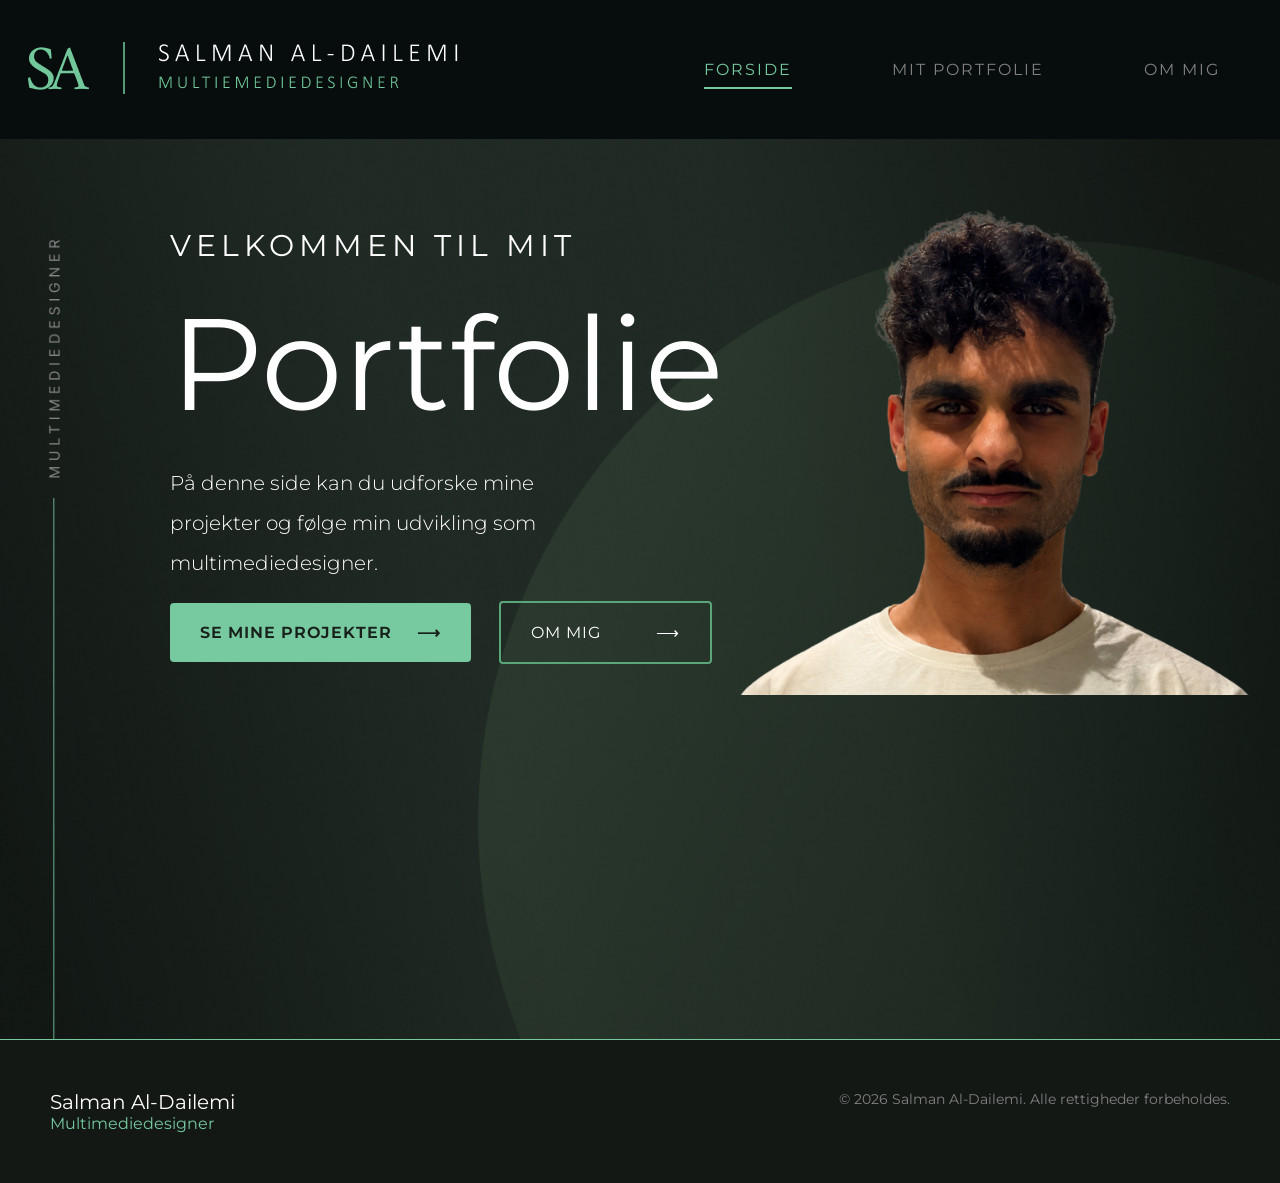
<file: index.html>
<!doctype html>
<html lang="en">
  <head>
    <meta charset="UTF-8" />
    <meta name="viewport" content="width=device-width, initial-scale=1.0" />
    <title>Portfolie forside</title>
    <link rel="stylesheet" href="css/style.css" />
    <link rel="stylesheet" href="css/index.css" />
    <link rel="icon" type="image/webp" href="imgs/salogo.webp" />
    <meta name="robots" content="noindex" />
  </head>

  <body>
    <header>
      <div class="logo">
        <a href="index.html">
          <img src="imgs/logo.webp" alt="Logo" />
        </a>
      </div>
      <div class="burger">
        <span></span>
        <span></span>
        <span></span>
      </div>
      <nav>
        <a href="index.html" class="header-active">FORSIDE</a>
        <a href="projects.html">MIT PORTFOLIE</a>
        <a href="about-me.html">OM MIG</a>
      </nav>
    </header>

    <main>
      <section class="hero-banner">
        <div class="grid2-1">
          <div class="padding-left">
            <p class="texthero1">VELKOMMEN TIL MIT</p>
            <p class="texthero2">Portfolie</p>
            <p class="texthero3">På denne side kan du udforske mine projekter og følge min udvikling som multimediedesigner.</p>

            <div class="margintop">
              <a class="btn1" href="projects.html">SE MINE PROJEKTER&nbsp;&nbsp;&nbsp;&nbsp;&nbsp;⟶</a>
              <a class="btn2" href="about-me.html">OM MIG&nbsp;&nbsp;&nbsp;&nbsp;&nbsp;&nbsp;&nbsp;&nbsp;&nbsp;&nbsp;&nbsp;⟶</a>
            </div>
          </div>
          <div>
            <img src="imgs/test2.webp" alt="Portfolie billede" />
          </div>
        </div>
      </section>
    </main>
    <footer class="footer">
      <div>
        <p class="ft1">Salman Al-Dailemi</p>
        <p class="ft2">Multimediedesigner</p>
      </div>
      <p class="right">&copy; 2026 Salman Al-Dailemi. Alle rettigheder forbeholdes.</p>
    </footer>
    <script>
      const burger = document.querySelector(".burger");
      const menu = document.querySelector("nav");

      burger.addEventListener("click", () => {
        menu.classList.toggle("active");
      });
    </script>
  </body>
</html>
</file>
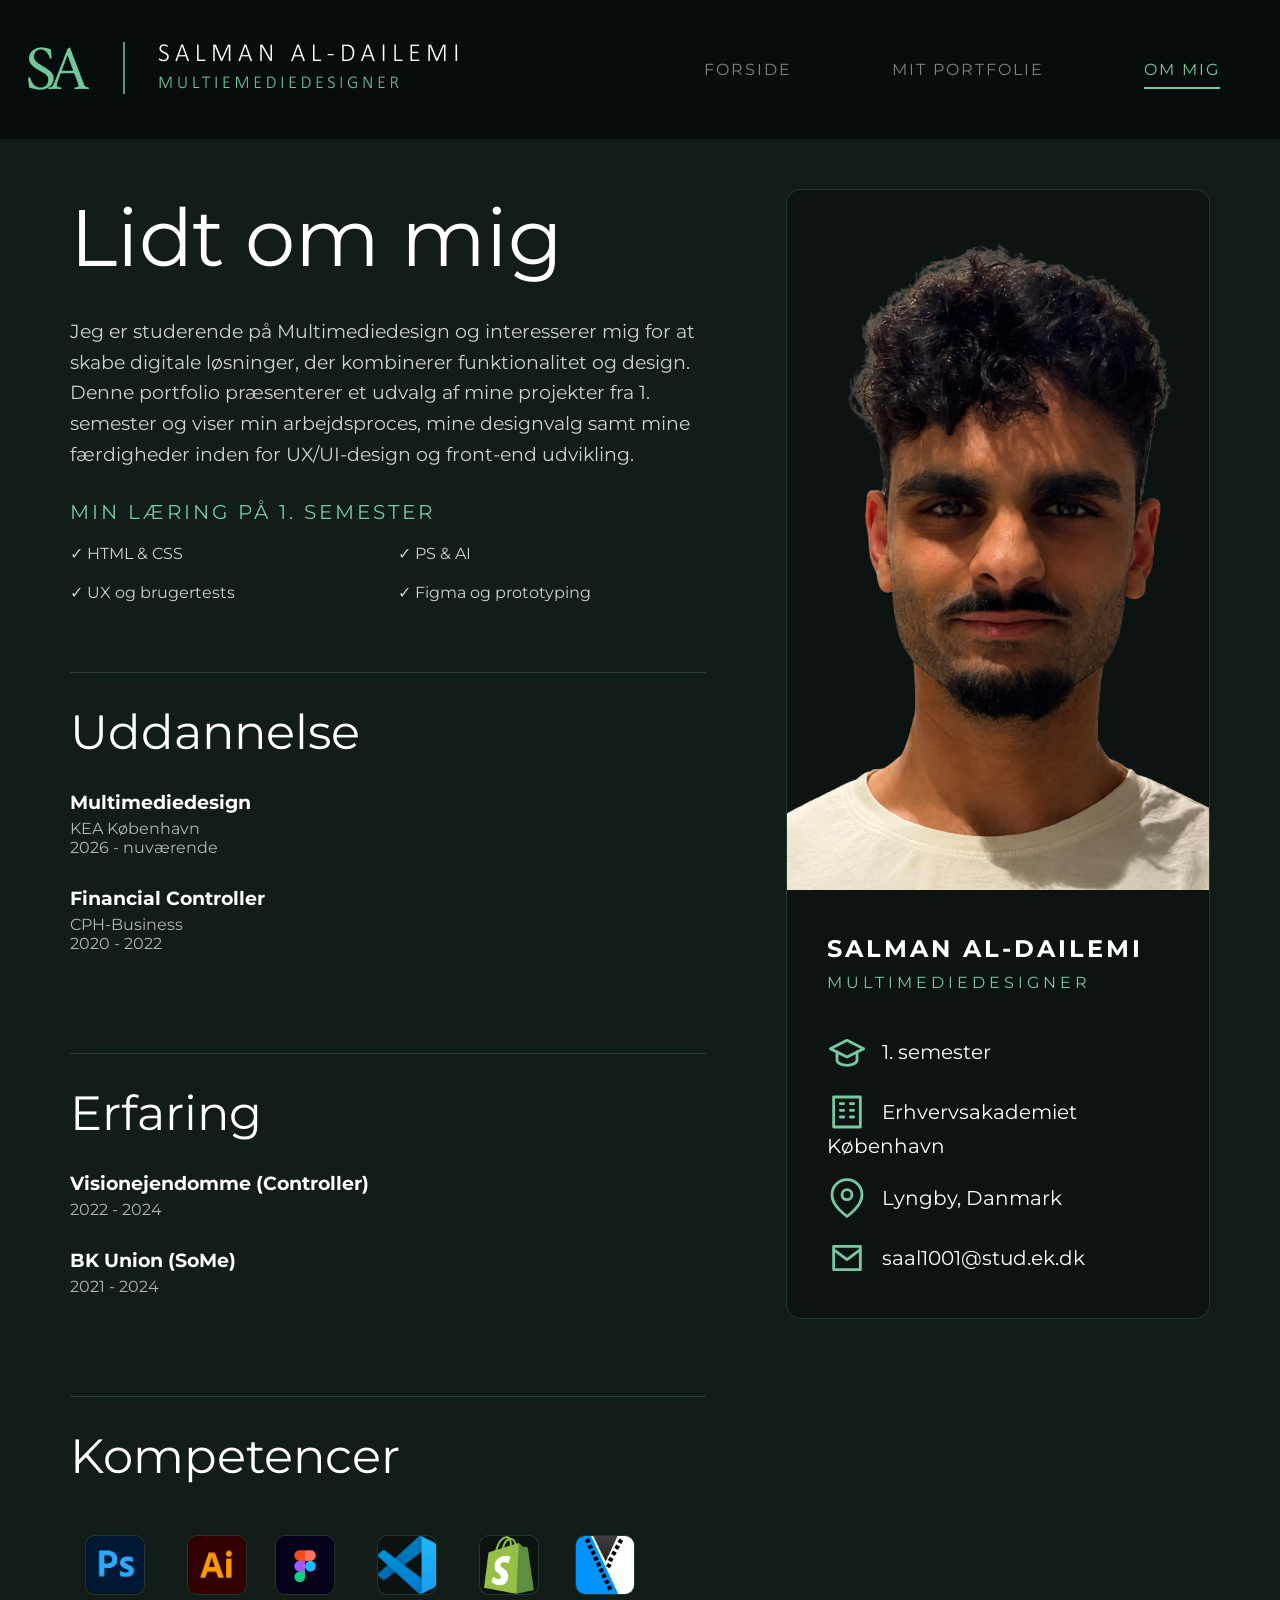
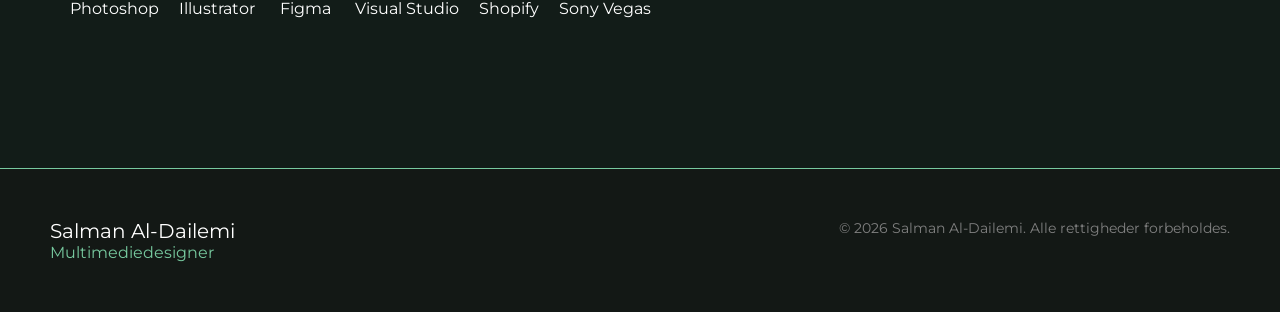
<file: about-me.html>
<!doctype html>
<html lang="en">
  <head>
    <meta charset="UTF-8" />
    <meta name="viewport" content="width=device-width, initial-scale=1.0" />
    <title>Portfolie forside</title>
    <link rel="stylesheet" href="css/style.css" />
    <link rel="stylesheet" href="css/aboutme.css" />
    <link rel="icon" type="image/webp" href="imgs/salogo.webp" />
    <meta name="robots" content="noindex" />
  </head>

  <body>
    <header>
      <div class="logo">
        <a href="index.html">
          <img src="imgs/logo.webp" alt="Logo" />
        </a>
      </div>
      <div class="burger">
        <span></span>
        <span></span>
        <span></span>
      </div>
      <nav class="menu">
        <a href="index.html">FORSIDE</a>
        <a href="projects.html">MIT PORTFOLIE</a>
        <a href="about-me.html" class="header-active">OM MIG</a>
      </nav>
    </header>

    <main class="about-page">
      <section class="grid2-1">
        <section class="left-column">
          <h1>Lidt om mig</h1>

          <p class="intro">
            Jeg er studerende på Multimediedesign og interesserer mig for at skabe digitale løsninger, der kombinerer funktionalitet og design. Denne portfolio præsenterer et udvalg af mine projekter fra 1. semester og viser min arbejdsproces, mine
            designvalg samt mine færdigheder inden for UX/UI-design og front-end udvikling.
          </p>

          <div>
            <p class="gtext">MIN LÆRING PÅ 1. SEMESTER</p>

            <div class="skills-list">
              <p>✓ HTML & CSS</p>
              <p>✓ PS & AI</p>
              <p>✓ UX og brugertests</p>
              <p>✓ Figma og prototyping</p>
            </div>
          </div>

          <div class="section">
            <div class="mobilecenter">
              <h2>Uddannelse</h2>

              <div class="timeline-item">
                <h3>Multimediedesign</h3>
                <p>KEA København</p>
                <p>2026 - nuværende</p>
              </div>

              <div class="timeline-item">
                <h3>Financial Controller</h3>
                <p>CPH-Business</p>
                <p>2020 - 2022</p>
              </div>
            </div>
          </div>

          <div class="section">
            <div class="mobilecenter">
              <h2>Erfaring</h2>

              <div class="timeline-item">
                <h3>Visionejendomme (Controller)</h3>
                <p>2022 - 2024</p>
              </div>

              <div class="timeline-item">
                <h3>BK Union (SoMe)</h3>
                <p>2021 - 2024</p>
              </div>
            </div>
          </div>

          <div class="section">
            <h2>Kompetencer</h2>

            <div class="icons">
              <div>
                <img class="icon" src="imgs/icons/PS.png" alt="Photoshop ikon" />
                <p>Photoshop</p>
              </div>
              <div>
                <img class="icon" src="imgs/icons/AI.webp" alt="Illustrator ikon" />
                <p>Illustrator</p>
              </div>
              <div>
                <img class="icon" src="imgs/icons/figma.png" alt="Figma ikon" />
                <p>Figma</p>
              </div>
              <div>
                <img class="icon" src="imgs/icons/VS.png" alt="Visual Studio ikon" />
                <p>Visual Studio</p>
              </div>
              <div>
                <img class="icon" src="imgs/icons/SP.png" alt="Shopify ikon" />
                <p>Shopify</p>
              </div>
              <div>
                <img class="icon" src="imgs/icons/SV.png" alt="Sony Vegas ikon" />
                <p>Sony Vegas</p>
              </div>
            </div>
          </div>
        </section>

        <section class="right-column">
          <div class="profile-card">
            <img src="imgs/test2.webp" alt="Salman" />

            <div class="profile-info">
              <h2>SALMAN AL-DAILEMI</h2>
              <p class="green">MULTIMEDIEDESIGNER</p>

              <div class="info-list">
                <div>
                  <img src="imgs/svgs/cap.svg" alt="Cap ikon" class="info-icon" />
                  <p>1. semester</p>
                </div>

                <div>
                  <img src="imgs/svgs/building.svg" alt="Building ikon" class="info-icon" />
                  <p>Erhvervsakademiet København</p>
                </div>

                <div>
                  <img src="imgs/svgs/location.svg" alt="Location ikon" class="info-icon" />
                  <p>Lyngby, Danmark</p>
                </div>

                <div>
                  <img src="imgs/svgs/mail.svg" alt="Mail ikon" class="info-icon" />
                  <p>saal1001@stud.ek.dk</p>
                </div>
              </div>
            </div>
          </div>
        </section>
      </section>
    </main>

    <footer class="footer">
      <div>
        <p class="ft1">Salman Al-Dailemi</p>
        <p class="ft2">Multimediedesigner</p>
      </div>
      <p class="right">&copy; 2026 Salman Al-Dailemi. Alle rettigheder forbeholdes.</p>
    </footer>
    <script>
      const burger = document.querySelector(".burger");
      const menu = document.querySelector("nav");

      burger.addEventListener("click", () => {
        menu.classList.toggle("active");
      });
    </script>
  </body>
</html>
</file>
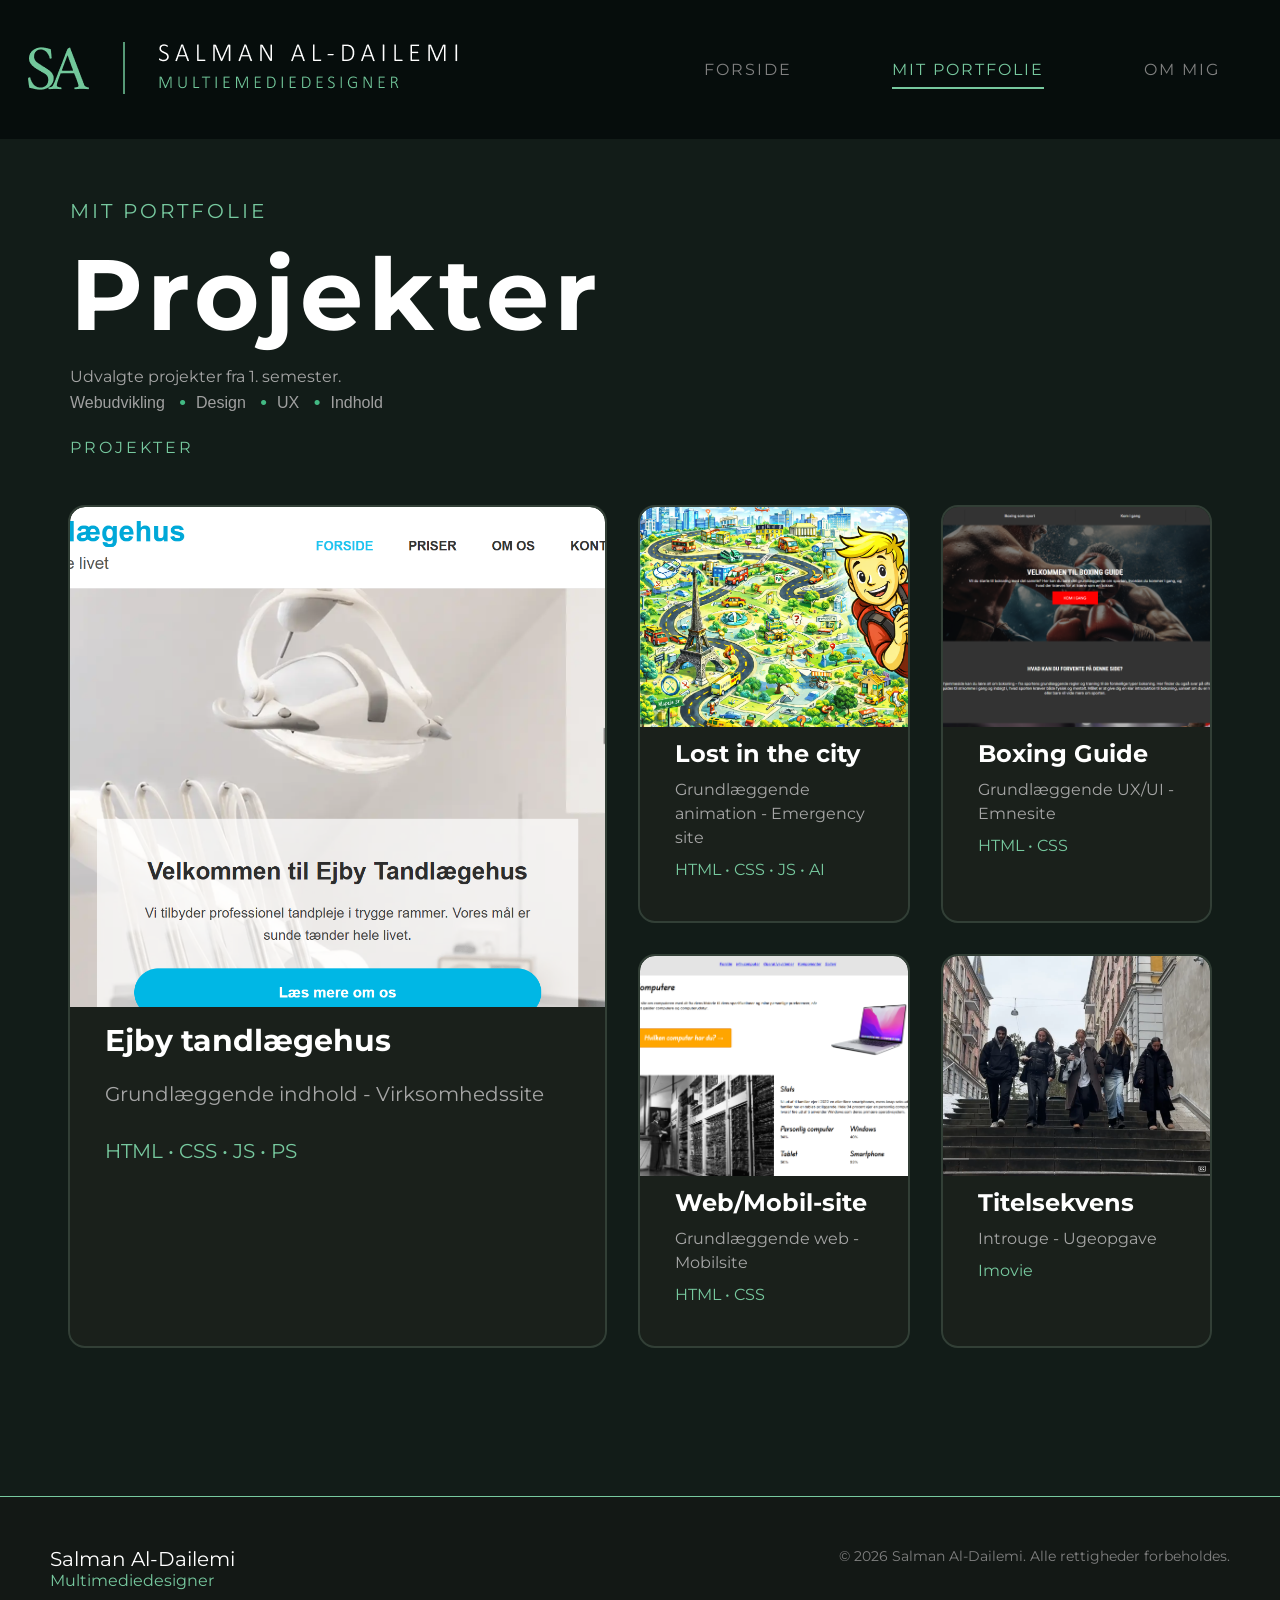
<file: projects.html>
<!doctype html>
<html lang="en">
  <head>
    <meta charset="UTF-8" />
    <meta name="viewport" content="width=device-width, initial-scale=1.0" />
    <title>Portfolie forside</title>
    <link rel="stylesheet" href="css/style.css" />
    <link rel="stylesheet" href="css/projects.css" />
    <link rel="icon" type="image/webp" href="imgs/salogo.webp" />
    <meta name="robots" content="noindex" />
  </head>

  <body>
    <header>
      <div class="logo">
        <a href="index.html">
          <img src="imgs/logo.webp" alt="Logo" />
        </a>
      </div>
      <div class="burger">
        <span></span>
        <span></span>
        <span></span>
      </div>
      <nav>
        <a href="index.html">FORSIDE</a>
        <a href="projects.html" class="header-active">MIT PORTFOLIE</a>
        <a href="about-me.html">OM MIG</a>
      </nav>
    </header>

    <main>
      <div class="title">
        <p class="gtext">MIT PORTFOLIE</p>
        <h1>Projekter</h1>
        <div class="graytxt">
          <p>Udvalgte projekter fra 1. semester.</p>
          <p class="dot">
            <span>Webudvikling</span>
            <span>Design</span>
            <span>UX</span>
            <span>Indhold</span>
          </p>
        </div>
        <p class="gtext3">PROJEKTER</p>
      </div>

      <div class="grid3-1">
        <div class="span2">
          <div class="project">
            <a href="temaer/tema5.html">
              <img src="imgs/tema/tema5/tandlaege.PNG" alt="Project 2" />
            </a>
            <div class="boxinfo">
              <h2>Ejby tandlægehus</h2>
              <p class="graytxt2">Grundlæggende indhold - Virksomhedssite</p>
              <p class="gtext2">HTML • CSS • JS • PS</p>
            </div>
          </div>
        </div>

        <div class="project">
          <a href="temaer/tema4.html">
            <img src="imgs/tema/tema4/emergency.png" alt="Project 2" />
          </a>
          <div class="boxinfo">
            <h2>Lost in the city</h2>
            <p class="graytxt2">Grundlæggende animation - Emergency site</p>
            <p class="gtext2">HTML • CSS • JS • AI</p>
          </div>
        </div>

        <div class="project">
          <a href="temaer/tema3.html">
            <img src="imgs/tema/tema3/emnesite.png" alt="Project 2" />
          </a>
          <div class="boxinfo">
            <h2>Boxing Guide</h2>
            <p class="graytxt2">Grundlæggende UX/UI - Emnesite</p>
            <p class="gtext2">HTML • CSS</p>
          </div>
        </div>

        <div class="project">
          <a href="temaer/tema2.html">
            <img src="imgs/tema/tema2/website.PNG" alt="Project 2" />
          </a>
          <div class="boxinfo">
            <h2>Web/Mobil-site</h2>
            <p class="graytxt2">Grundlæggende web - Mobilsite</p>
            <p class="gtext2">HTML • CSS</p>
          </div>
        </div>

        <div class="project">
          <a href="temaer/tema1.html">
            <img src="imgs/tema/tema1/ugeopgave.PNG" alt="Project 2" />
          </a>
          <div class="boxinfo">
            <h2>Titelsekvens</h2>
            <p class="graytxt2">Introuge - Ugeopgave</p>
            <p class="gtext2">Imovie</p>
          </div>
        </div>
      </div>
    </main>
    <footer class="footer">
      <div>
        <p class="ft1">Salman Al-Dailemi</p>
        <p class="ft2">Multimediedesigner</p>
      </div>
      <p class="right">&copy; 2026 Salman Al-Dailemi. Alle rettigheder forbeholdes.</p>
    </footer>
    <script>
      const burger = document.querySelector(".burger");
      const menu = document.querySelector("nav");

      burger.addEventListener("click", () => {
        menu.classList.toggle("active");
      });
    </script>
  </body>
</html>
</file>
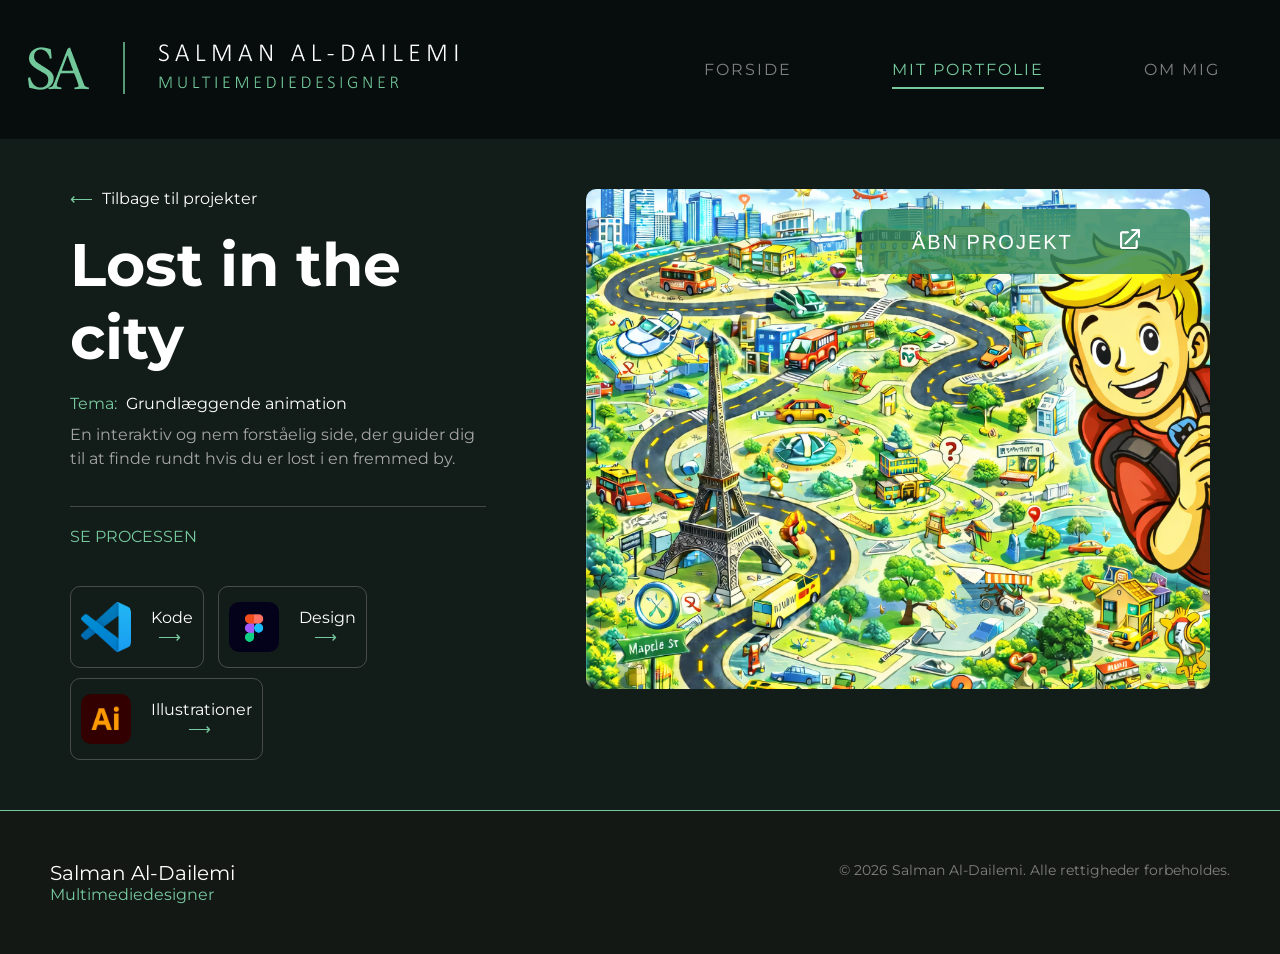
<file: tema4/tema4.html>
<!doctype html>
<html lang="en">
  <head>
    <meta charset="UTF-8" />
    <meta name="viewport" content="width=device-width, initial-scale=1.0" />
    <title>Portfolie forside</title>
    <link rel="stylesheet" href="../css/style.css" />
    <link rel="stylesheet" href="../css/projects.css" />
    <link rel="stylesheet" href="../css/tema.css"/>
    <meta name="robots" content="noindex" />
  </head>

  <body>
    <header>
      <div class="logo">
        <a href="../index.html">
          <img src="../imgs/logo.png" alt="Logo" />
        </a>
      </div>
      <div class="burger">
        <span></span>
        <span></span>
        <span></span>
      </div>
      <nav>
        <a href="../index.html">FORSIDE</a>
        <a href="../projects.html" class="header-active">MIT PORTFOLIE</a>
        <a href="../about-me.html">OM MIG</a>
      </nav>
    </header>

    <main>
      <div class="grid2-1">
        <div><a href="../projects.html" class="back">
          <p><p class="green">⟵</p> Tilbage til projekter</p>
        </a>

        <h1 class="title1">Lost in the city</h1>

        <div>
          <p>
            <p class="green">Tema: </p> Grundlæggende animation
          </p>
        </div>
        <div class="graytxt">
          <p>En interaktiv og nem forståelig side, der guider dig til at finde rundt hvis du er lost i en fremmed by.
          </p>
        </div>
<div class="border-top">  </div>
   
<p class="gtext2">SE PROCESSEN</p>
        <div class="inline">
            <div class="icon-box">
              <a class="grid1-1" href="https://github.com/Salman-ald/emergency-site">
                <img src="../imgs/icons/VS.png" alt="vs code">
                <div>
                  <p>Kode</p>
                <p class="green">⟶</p>
              </div>
            </a>
          </div>

          <div class="icon-box">
              <a class="grid1-1" href="https://github.com/Salman-ald/emergency-site">
                <img src="../imgs/icons/figma.png" alt="figma logo">
                <div>
                  <p>Design</p>
                <p class="green">⟶</p>
              </div>
            </a>
          </div>

          <div class="icon-box">
              <a class="grid1-1" href="https://github.com/Salman-ald/emergency-site">
                <img src="../imgs/icons/AI.webp" alt="Adobe illustrator">
                <div>
                  <p>Illustrationer</p>
                <p class="green">⟶</p>
              </div>
            </a>
          </div>

        </div>



      </div>



      <div class="image-container">
          <img class="projectimg" src="../imgs/tema/emergency.png" alt="Emergency site image">
          <a href="https://salman-ald.github.io/emergency-site">
            <button class="projectbtn">ÅBN PROJEKT 
              <img src="../imgs/external-link.png" alt="">
            </button>
          </a>
      </div>

    </div>


    </main>
    <footer class="footer">
      <div>
        <p class="ft1">Salman Al-Dailemi</p>
        <p class="ft2">Multimediedesigner</p>
      </div>
      <p class="right">&copy; 2026 Salman Al-Dailemi. Alle rettigheder forbeholdes.</p>
    </footer>
    <script>
      const burger = document.querySelector(".burger");
      const menu = document.querySelector("nav");

      burger.addEventListener("click", () => {
        menu.classList.toggle("active");
      });
    </script>
  </body>
</html>
</file>
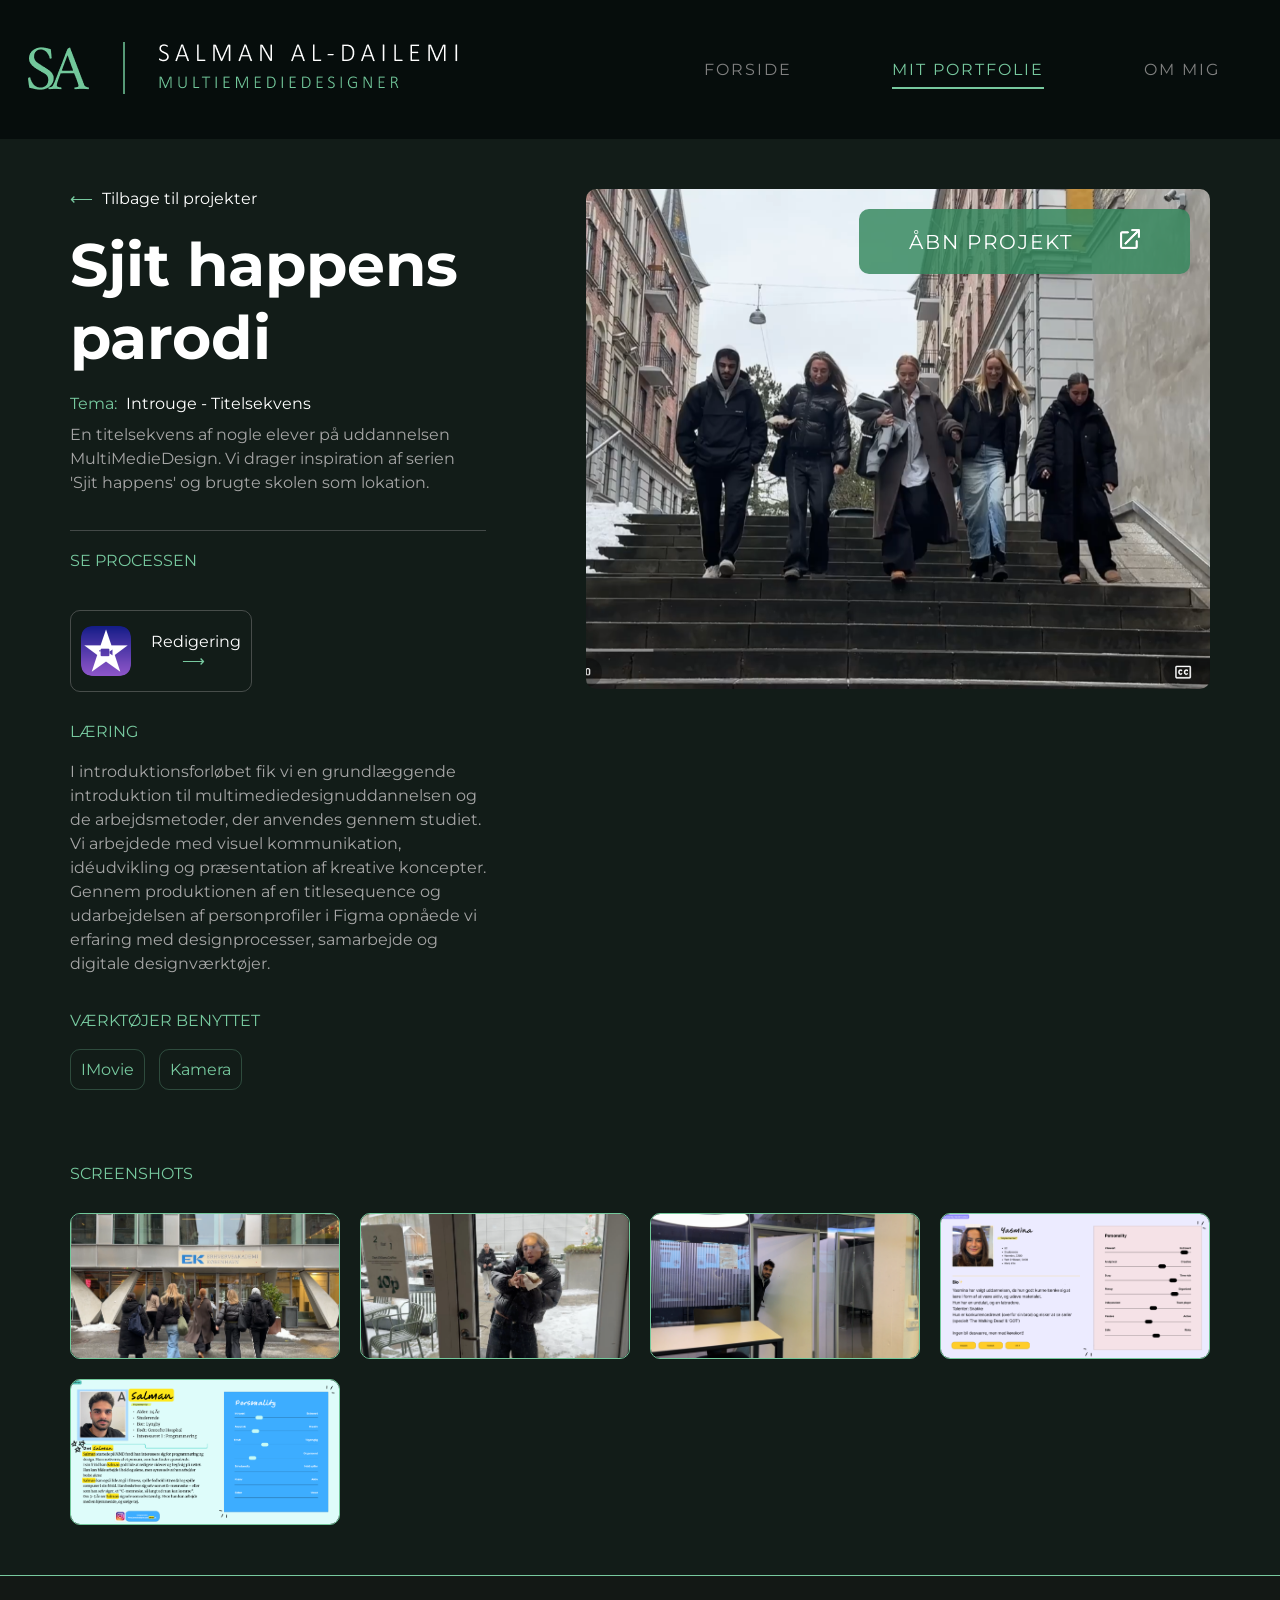
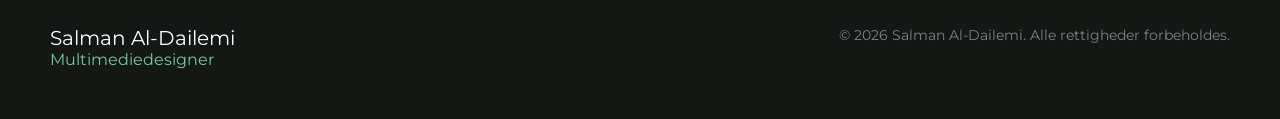
<file: temaer/tema1.html>
<!doctype html>
<html lang="en">
  <head>
    <meta charset="UTF-8" />
    <meta name="viewport" content="width=device-width, initial-scale=1.0" />
    <title>Portfolie forside</title>
    <link rel="stylesheet" href="../css/style.css" />
    <link rel="stylesheet" href="../css/projects.css" />
    <link rel="stylesheet" href="../css/tema.css"/>
    <link rel="icon" type="image/webp" href="../imgs/salogo.webp" />

    <meta name="robots" content="noindex" />
  </head> 

  <body>
    <header>
      <div class="logo">
        <a href="../index.html">
          <img src="../imgs/logo.webp" alt="Logo" />
        </a>
      </div>
      <div class="burger">
        <span></span>
        <span></span>
        <span></span>
      </div>
      <nav>
        <a href="../index.html">FORSIDE</a>
        <a href="../projects.html" class="header-active">MIT PORTFOLIE</a>
        <a href="../about-me.html">OM MIG</a>
      </nav>
    </header>

    <main>
      <div class="grid2-1">
        <div><a href="../projects.html" class="back">
          <p>
            <p class="green">⟵</p> Tilbage til projekter
          </p>
        </a>

        <h1 class="title1">Sjit happens parodi</h1>

        <div>
          <p>
            <p class="green">Tema: </p> Introuge - Titelsekvens
          </p>
        </div>
        <div class="graytxt">
          <p>En titelsekvens af nogle elever på uddannelsen MultiMedieDesign. Vi drager inspiration af serien 'Sjit happens' og brugte skolen som lokation.
          </p>
        </div>
      <div class="border-top">  </div>
   
<p class="gtext2">SE PROCESSEN</p>
        <div class="inline">
            <div class="icon-box">
              <a class="grid1-1" href="../imgs/tema/tema1/imovie.png">
                <img src="../imgs/icons/imovie.png" alt="vs code">
                <div>
                  <p>Redigering</p>
                <p class="green">⟶</p>
              </div>
            </a>
          </div>

         
        </div>
<section>
<div class="green"><p>LÆRING</p></div>
        <p class="graytxt3">I introduktionsforløbet fik vi en grundlæggende introduktion til multimediedesignuddannelsen og de arbejdsmetoder, der anvendes gennem studiet. Vi arbejdede med visuel kommunikation, idéudvikling og præsentation af kreative koncepter. Gennem produktionen af en titlesequence og udarbejdelsen af personprofiler i Figma opnåede vi erfaring med designprocesser, samarbejde og digitale designværktøjer.
        </p>
</section>

<section>
  <p class="gtext2">VÆRKTØJER BENYTTET</p>
  <div>
    <p class="tech">IMovie</p>
    <p class="tech">Kamera</p>

  </div>
  
</section>



      </div>



      <div class="image-container">
          <img class="projectimg" src="../imgs/tema/tema1/ugeopgave.PNG" alt="titelsekvens">
          
            <a class="projectbtn" href="https://www.youtube.com/watch?v=t-UVOnxE7iw&feature=youtu.be">ÅBN PROJEKT <img src="../imgs/external-link.png" alt=""></a>
              

      </div>





    </div>

    <section class="margintop">
      <p class="gtext2">SCREENSHOTS</p>

      <div class="grid4-1">
        <a href="../imgs/tema/tema1/gruppe.PNG"><img src="../imgs/tema/tema1/gruppe.PNG" alt="banner image"></a>
        <a href="../imgs/tema/tema1/kaffe.PNG"><img src="../imgs/tema/tema1/kaffe.PNG" alt="illustrator arbejde"></a>
        <a href="../imgs/tema/tema1/mig.PNG"><img src="../imgs/tema/tema1/mig.PNG" alt="illustrator arbejde"></a>
        <a href="../imgs/tema/tema1/userpersona.PNG"><img src="../imgs/tema/tema1/userpersona.PNG" alt="user persona"></a>
        <a href="../imgs/tema/tema1/personliguser.PNG"><img src="../imgs/tema/tema1/personliguser.PNG" alt="user persona"></a>

      </div>

    </section>


    </main>
    <footer class="footer">
      <div>
        <p class="ft1">Salman Al-Dailemi</p>
        <p class="ft2">Multimediedesigner</p>
      </div>
      <p class="right">&copy; 2026 Salman Al-Dailemi. Alle rettigheder forbeholdes.</p>
    </footer>
    <script>
      const burger = document.querySelector(".burger");
      const menu = document.querySelector("nav");

      burger.addEventListener("click", () => {
        menu.classList.toggle("active");
      });
    </script>
  </body>
</html>
</file>
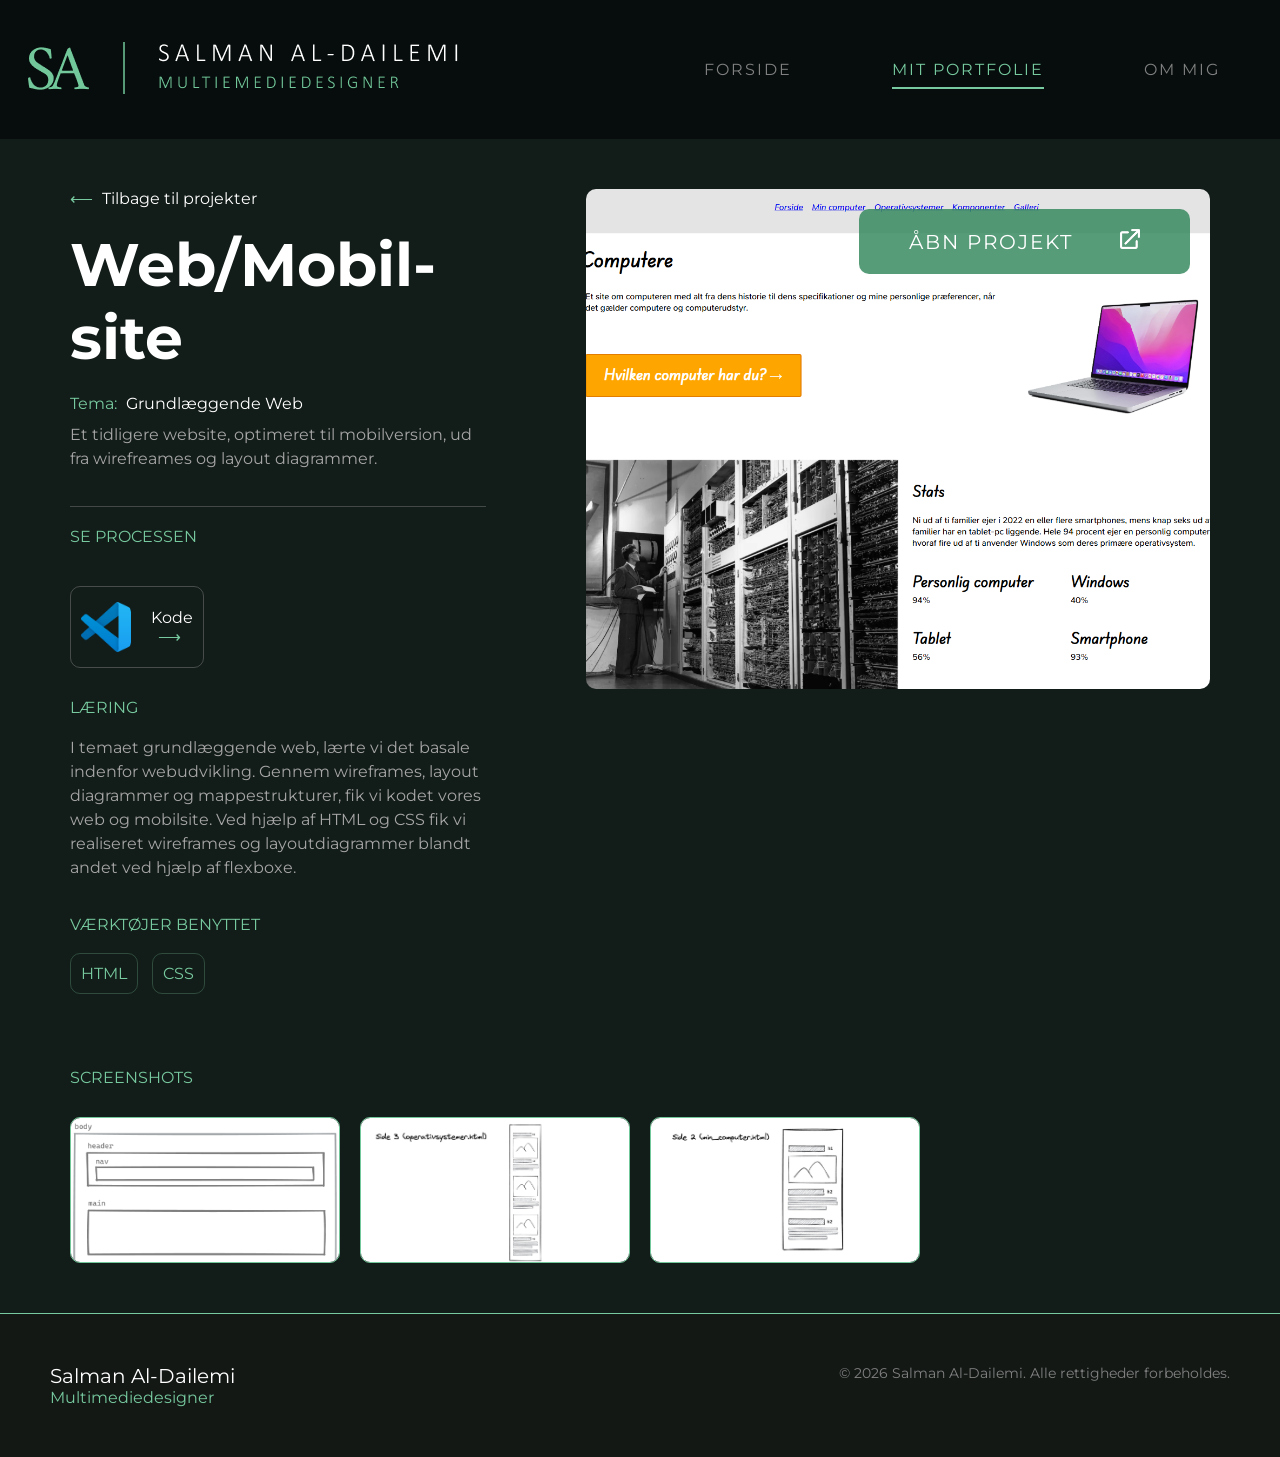
<file: temaer/tema2.html>
<!doctype html>
<html lang="en">
  <head>
    <meta charset="UTF-8" />
    <meta name="viewport" content="width=device-width, initial-scale=1.0" />
    <title>Portfolie forside</title>
    <link rel="stylesheet" href="../css/style.css" />
    <link rel="stylesheet" href="../css/projects.css" />
    <link rel="stylesheet" href="../css/tema.css"/>
    <link rel="icon" type="image/webp" href="../imgs/salogo.webp" />
    <meta name="robots" content="noindex" />
  </head>

  <body>
    <header>
      <div class="logo">
        <a href="../index.html">
          <img src="../imgs/logo.webp" alt="Logo" />
        </a>
      </div>
      <div class="burger">
        <span></span>
        <span></span>
        <span></span>
      </div>
      <nav>
        <a href="../index.html">FORSIDE</a>
        <a href="../projects.html" class="header-active">MIT PORTFOLIE</a>
        <a href="../about-me.html">OM MIG</a>
      </nav>
    </header>

    <main>
      <div class="grid2-1">
        <div><a href="../projects.html" class="back">
          <p><p class="green">⟵</p> Tilbage til projekter</p>
        </a>

        <h1 class="title1">Web/Mobil-site</h1>

        <div>
          <p>
            <p class="green">Tema: </p> Grundlæggende Web
          </p>
        </div>
        <div class="graytxt">
          <p>Et tidligere website, optimeret til mobilversion, ud fra wirefreames og layout diagrammer.
          </p>
        </div>
      <div class="border-top">  </div>
   
<p class="gtext2">SE PROCESSEN</p>
        <div class="inline">
            <div class="icon-box">
              <a class="grid1-1" href="https://github.com/Salman-ald/Sandbox/tree/main/Mobilsite">
                <img src="../imgs/icons/VS.png" alt="vs code">
                <div>
                  <p>Kode</p>
                <p class="green">⟶</p>
              </div>
            </a>
          </div>
        </div>

<section>
<div class="green"><p>LÆRING</p></div>
        <p class="graytxt3">I temaet grundlæggende web, lærte vi det basale indenfor webudvikling. Gennem wireframes, layout diagrammer og mappestrukturer, fik vi kodet vores web og mobilsite. Ved hjælp af HTML og CSS fik vi realiseret wireframes og layoutdiagrammer blandt andet ved hjælp af flexboxe.
        </p>
</section>

<section>
  <p class="gtext2">VÆRKTØJER BENYTTET</p>
  <div>
    <p class="tech">HTML</p>
    <p class="tech">CSS</p>
  </div>
  
</section>



      </div>



      <div class="image-container">
          <img class="projectimg" src="../imgs/tema/tema2/website.PNG" alt="Emergency site image">
          <a class="projectbtn" href="https://salman-ald.github.io/Sandbox/Mobilsite/Index.html">
            ÅBN PROJEKT 
              <img src="../imgs/external-link.png" alt="">
            
          </a>
      </div>





    </div>

    <section class="margintop">
      <p class="gtext2">SCREENSHOTS</p>

      <div class="grid4-1">
        <a href="../imgs/tema/tema2/layout.png"><img src="../imgs/tema/tema2/layout.png" alt="illustrator arbejde"></a>
        <a href="../imgs/tema/tema2/wireframe.PNG"><img src="../imgs/tema/tema2/wireframe.PNG" alt="illustrator arbejde"></a>
        <a href="../imgs/tema/tema2/wireframe1.PNG"><img src="../imgs/tema/tema2/wireframe1.PNG" alt="illustrator arbejde"></a>
      </div>

    </section>


    </main>
    <footer class="footer">
      <div>
        <p class="ft1">Salman Al-Dailemi</p>
        <p class="ft2">Multimediedesigner</p>
      </div>
      <p class="right">&copy; 2026 Salman Al-Dailemi. Alle rettigheder forbeholdes.</p>
    </footer>
    <script>
      const burger = document.querySelector(".burger");
      const menu = document.querySelector("nav");

      burger.addEventListener("click", () => {
        menu.classList.toggle("active");
      });
    </script>
  </body>
</html>
</file>
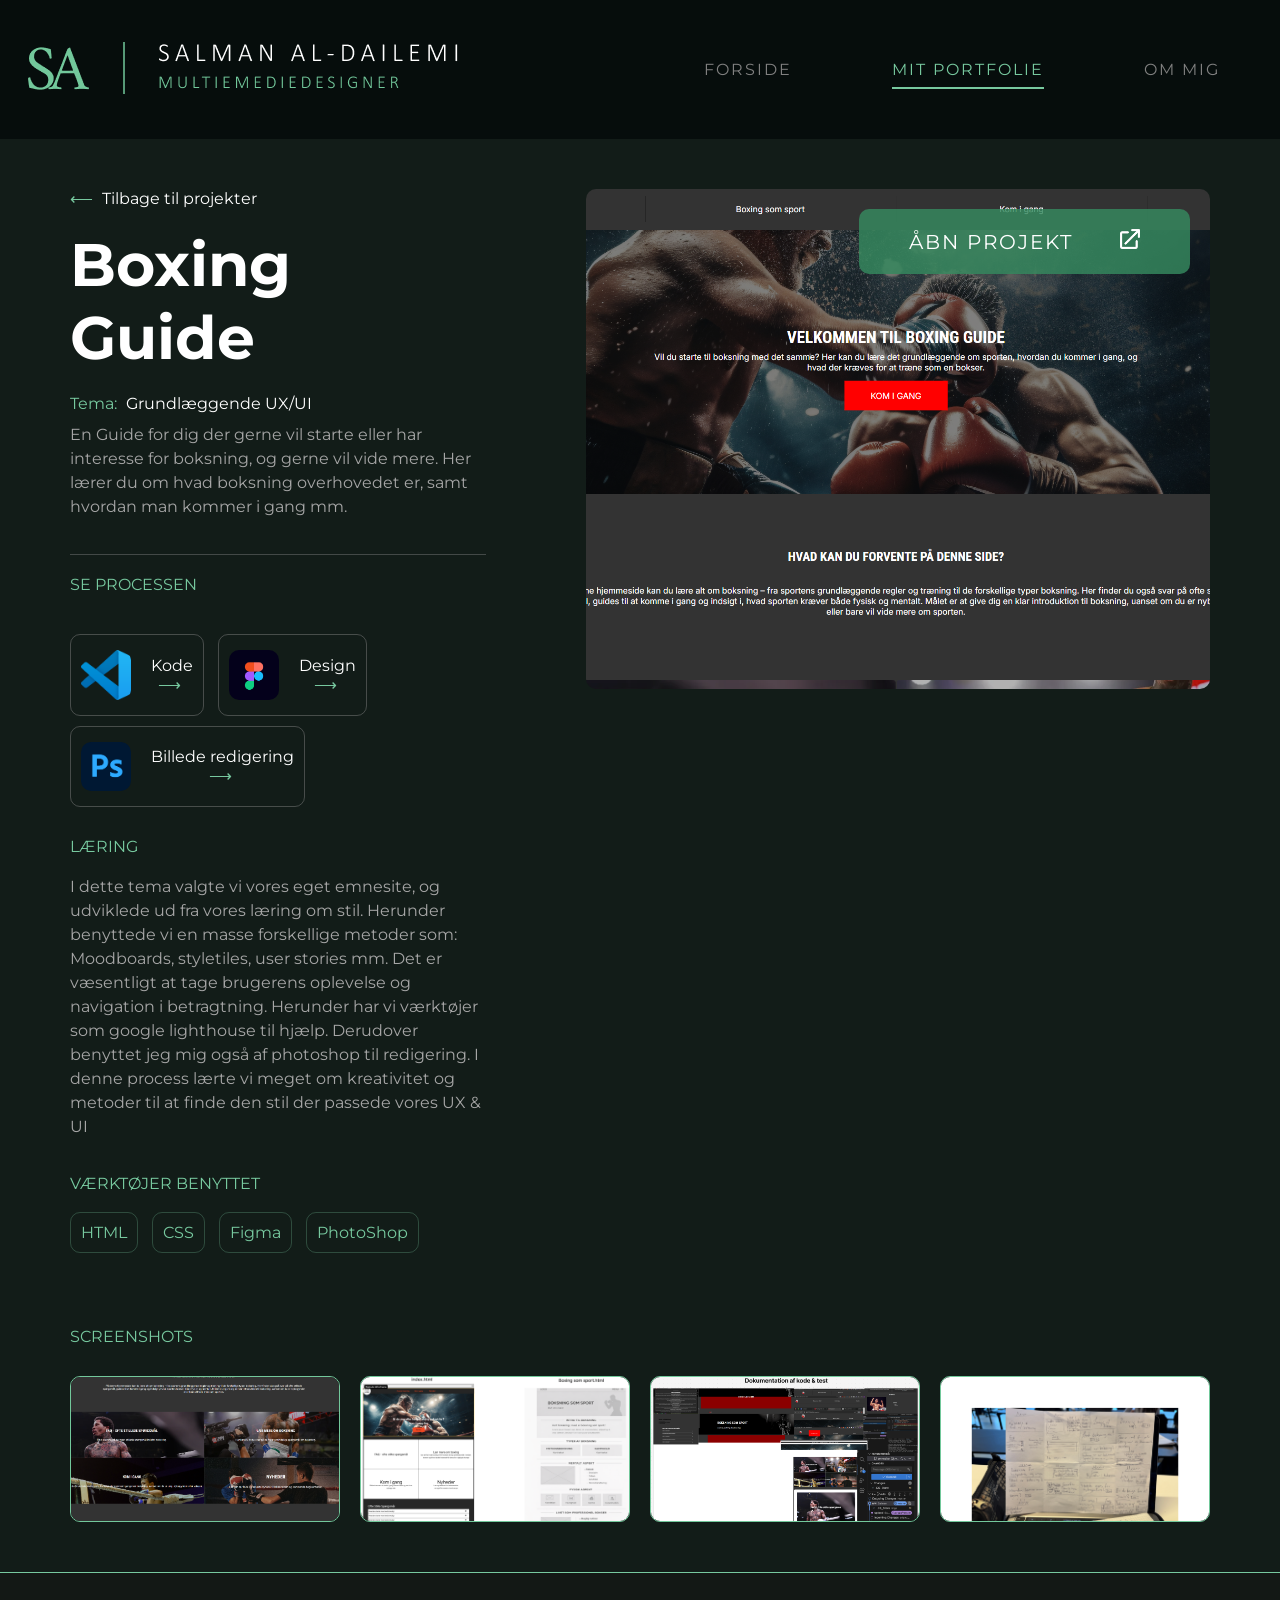
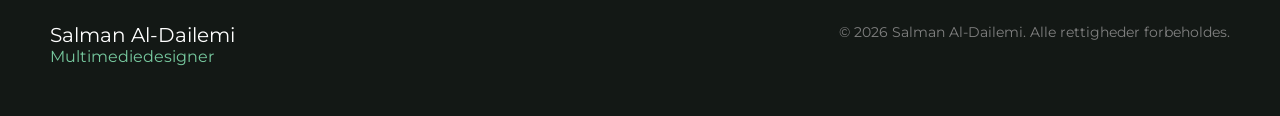
<file: temaer/tema3.html>
<!doctype html>
<html lang="en">
  <head>
    <meta charset="UTF-8" />
    <meta name="viewport" content="width=device-width, initial-scale=1.0" />
    <title>Portfolie forside</title>
    <link rel="stylesheet" href="../css/style.css" />
    <link rel="stylesheet" href="../css/projects.css" />
    <link rel="stylesheet" href="../css/tema.css"/>
    <link rel="icon" type="image/webp" href="../imgs/salogo.webp" />
    <meta name="robots" content="noindex" />
  </head>

  <body>
    <header>
      <div class="logo">
        <a href="../index.html">
          <img src="../imgs/logo.webp" alt="Logo" />
        </a>
      </div>
      <div class="burger">
        <span></span>
        <span></span>
        <span></span>
      </div>
      <nav>
        <a href="../index.html">FORSIDE</a>
        <a href="../projects.html" class="header-active">MIT PORTFOLIE</a>
        <a href="../about-me.html">OM MIG</a>
      </nav>
    </header>

    <main>
      <div class="grid2-1">
        <div><a href="../projects.html" class="back">
          <p><p class="green">⟵</p> Tilbage til projekter</p>
        </a>

        <h1 class="title1">Boxing Guide</h1>

        <div>
          <p>
            <p class="green">Tema: </p> Grundlæggende UX/UI
          </p>
        </div>
        <div class="graytxt">
          <p>En Guide for dig der gerne vil starte eller har interesse for boksning, og gerne vil vide mere. Her lærer du om hvad boksning overhovedet er, samt hvordan man kommer i gang mm.
          </p>
        </div>
      <div class="border-top">  </div>
   
<p class="gtext2">SE PROCESSEN</p>
        <div class="inline">
            <div class="icon-box">
              <a class="grid1-1" href="https://github.com/Salman-ald/emnesite" target="_blank">
                <img src="../imgs/icons/VS.png" alt="vs code">
                <div>
                  <p>Kode</p>
                <p class="green">⟶</p>
              </div>
            </a>
          </div>

          <div class="icon-box">
              <a class="grid1-1" href="https://www.figma.com/board/kI8ByKkvbph5T6tiZzheGv/Untitled?node-id=0-1&t=A8cdFCrOFydzbIcq-1"  target="_blank">
                <img src="../imgs/icons/figma.png" alt="figma logo">
                <div>
                  <p>Design</p>
                <p class="green">⟶</p>
              </div>
            </a>
          </div>

          <div class="icon-box">
              <a class="grid1-1" href="../imgs/tema/tema3/psredigering.png" target="_blank">
                <img src="../imgs/icons/PS.png" alt="Adobe Photoshop">
                <div>
                  <p>Billede redigering</p>
                <p class="green">⟶</p>
              </div>
            </a>
          </div>
        </div>
<section>
<div class="green"><p>LÆRING</p></div>
        <p class="graytxt3">I dette tema valgte vi vores eget emnesite, og udviklede ud fra vores læring om stil.

Herunder benyttede vi en masse forskellige metoder som: Moodboards, styletiles, user stories mm.

Det er væsentligt at tage brugerens oplevelse og navigation i betragtning. Herunder har vi værktøjer som google lighthouse til hjælp. Derudover benyttet jeg mig også af photoshop til redigering. I denne process lærte vi meget om kreativitet og metoder til at finde den stil der passede vores UX & UI


        </p>
</section>

<section>
  <p class="gtext2">VÆRKTØJER BENYTTET</p>
  <div>
    <p class="tech">HTML</p>
    <p class="tech">CSS</p>
    <p class="tech">Figma</p>
    <p class="tech">PhotoShop</p>

  </div>
  
</section>



      </div>



      <div class="image-container">
          <img class="projectimg" src="../imgs/tema/tema3/emnesite.png" alt="Emne site forside">
          <a class="projectbtn" href="https://salman-ald.github.io/emnesite">
            ÅBN PROJEKT 
              <img src="../imgs/external-link.png" alt="">
          
          </a>
      </div>





    </div>

    <section class="margintop">
      <p class="gtext2">SCREENSHOTS</p>

      <div class="grid4-1">
        <a href="../imgs/tema/tema3/billeder.PNG"><img src="../imgs/tema/tema3/billeder.PNG" alt="kvadrat menu"></a>
        <a href="../imgs/tema/tema3/ide.PNG"><img src="../imgs/tema/tema3/ide.PNG" alt="low fi wireframe ideer"></a>
        <a href="../imgs/tema/tema3/kodetest.PNG"><img src="../imgs/tema/tema3/kodetest.PNG" alt="kode & test"></a>
        <a href="../imgs/tema/tema3/ovelse.png"><img src="../imgs/tema/tema3/ovelse.png" alt="8 sketches øvelse"></a>
      </div>

    </section>


    </main>
    <footer class="footer">
      <div>
        <p class="ft1">Salman Al-Dailemi</p>
        <p class="ft2">Multimediedesigner</p>
      </div>
      <p class="right">&copy; 2026 Salman Al-Dailemi. Alle rettigheder forbeholdes.</p>
    </footer>
    <script>
      const burger = document.querySelector(".burger");
      const menu = document.querySelector("nav");

      burger.addEventListener("click", () => {
        menu.classList.toggle("active");
      });
    </script>
  </body>
</html>
</file>
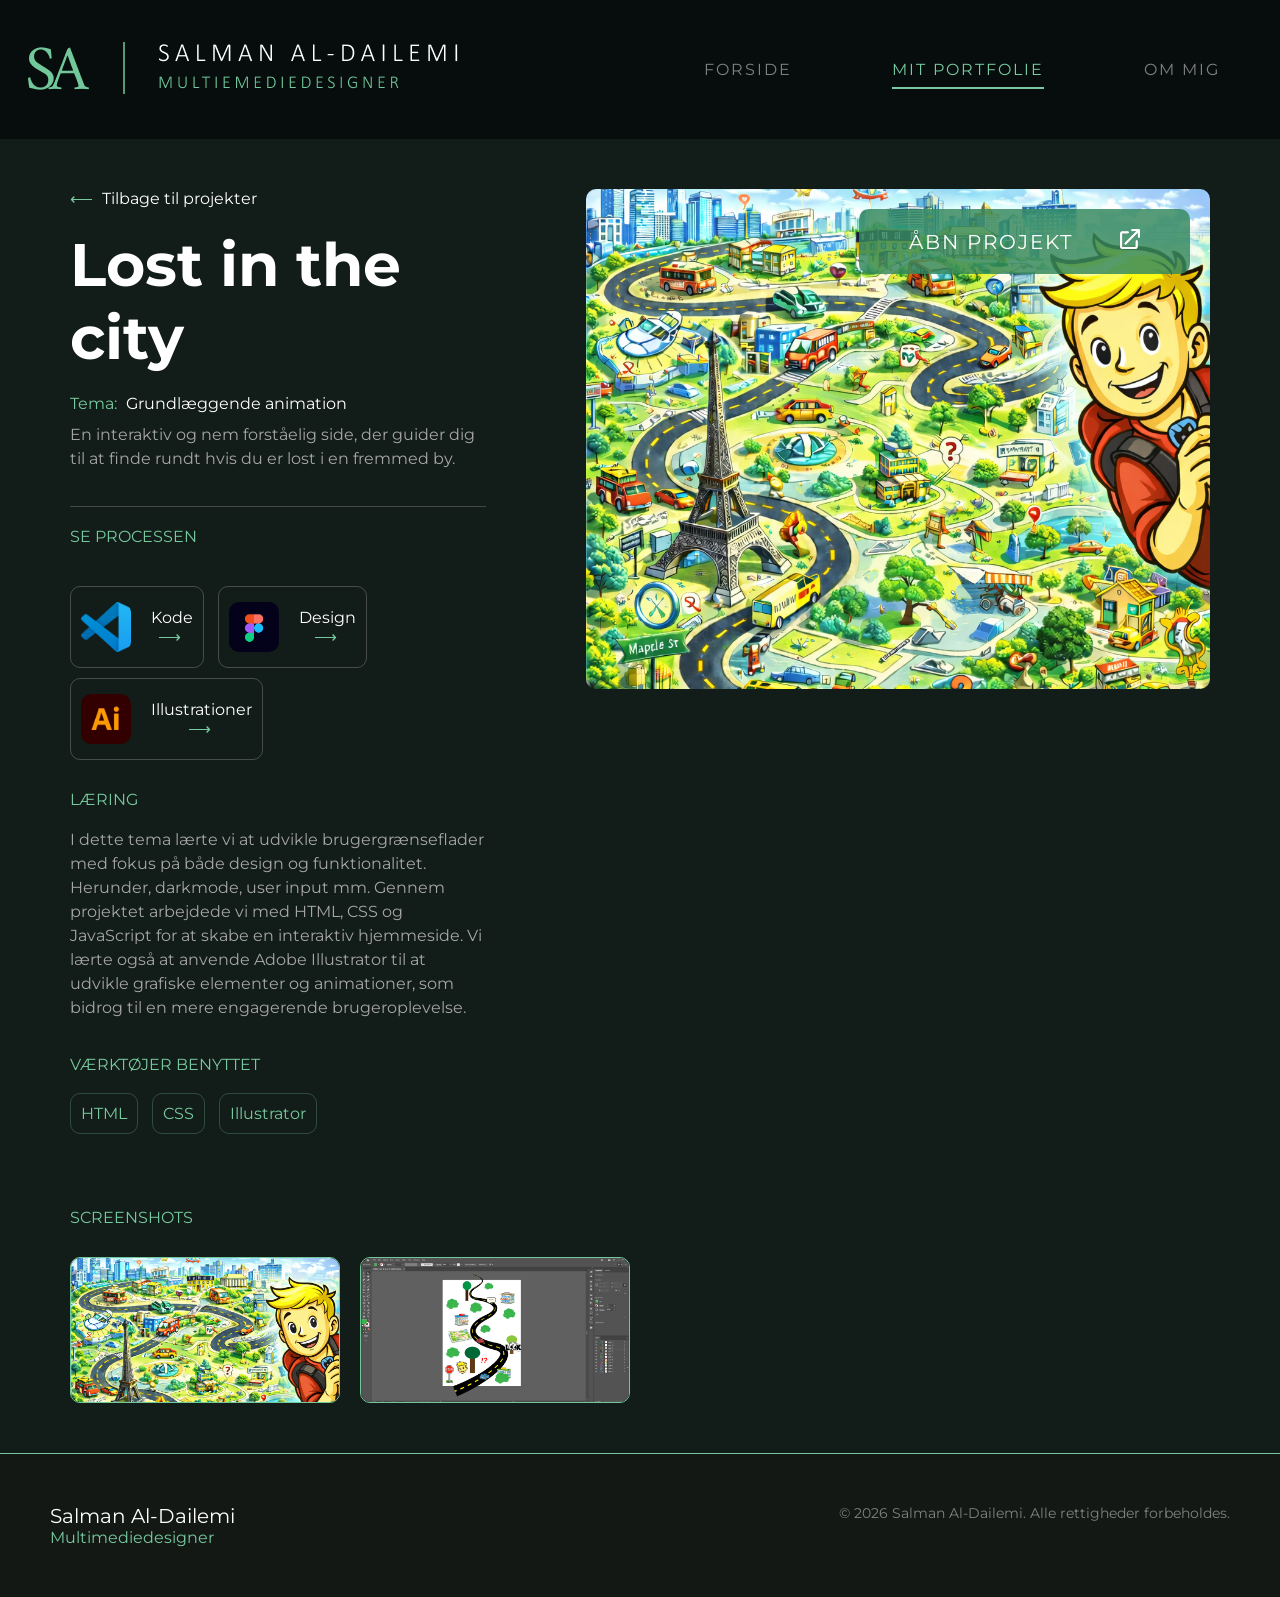
<file: temaer/tema4.html>
<!doctype html>
<html lang="en">
  <head>
    <meta charset="UTF-8" />
    <meta name="viewport" content="width=device-width, initial-scale=1.0" />
    <title>Portfolie forside</title>
    <link rel="stylesheet" href="../css/style.css" />
    <link rel="stylesheet" href="../css/projects.css" />
    <link rel="stylesheet" href="../css/tema.css"/>
    <link rel="icon" type="image/webp" href="../imgs/salogo.webp" />

    <meta name="robots" content="noindex" />
  </head>

  <body>
    <header>
      <div class="logo">
        <a href="../index.html">
          <img src="../imgs/logo.webp" alt="Logo" />
        </a>
      </div>
      <div class="burger">
        <span></span>
        <span></span>
        <span></span>
      </div>
      <nav>
        <a href="../index.html">FORSIDE</a>
        <a href="../projects.html" class="header-active">MIT PORTFOLIE</a>
        <a href="../about-me.html">OM MIG</a>
      </nav>
    </header>

    <main>
      <div class="grid2-1">
        <div><a href="../projects.html" class="back">
          <p><p class="green">⟵</p> Tilbage til projekter</p>
        </a>

        <h1 class="title1">Lost in the city</h1>

        <div>
          <p>
            <p class="green">Tema: </p> Grundlæggende animation
          </p>
        </div>
        <div class="graytxt">
          <p>En interaktiv og nem forståelig side, der guider dig til at finde rundt hvis du er lost i en fremmed by.
          </p>
        </div>
      <div class="border-top">  </div>
   
<p class="gtext2">SE PROCESSEN</p>
        <div class="inline">
            <div class="icon-box">
              <a class="grid1-1" href="https://github.com/Salman-ald/emergency-site">
                <img src="../imgs/icons/VS.png" alt="vs code">
                <div>
                  <p>Kode</p>
                <p class="green">⟶</p>
              </div>
            </a>
          </div>

          <div class="icon-box">
              <a class="grid1-1" href="https://github.com/Salman-ald/emergency-site">
                <img src="../imgs/icons/figma.png" alt="figma logo">
                <div>
                  <p>Design</p>
                <p class="green">⟶</p>
              </div>
            </a>
          </div>

          <div class="icon-box">
              <a class="grid1-1" href="https://github.com/Salman-ald/emergency-site">
                <img src="../imgs/icons/AI.webp" alt="Adobe illustrator">
                <div>
                  <p>Illustrationer</p>
                <p class="green">⟶</p>
              </div>
            </a>
          </div>
        </div>
<section>
<div class="green"><p>LÆRING</p></div>
        <p class="graytxt3">I dette tema lærte vi at udvikle brugergrænseflader med fokus på både design og funktionalitet. Herunder, darkmode, user input mm. Gennem projektet arbejdede vi med HTML, CSS og JavaScript for at skabe en interaktiv hjemmeside. Vi lærte også at anvende Adobe Illustrator til at udvikle grafiske elementer og animationer, som bidrog til en mere engagerende brugeroplevelse.
        </p>
</section>

<section>
  <p class="gtext2">VÆRKTØJER BENYTTET</p>
  <div>
    <p class="tech">HTML</p>
    <p class="tech">CSS</p>
    <p class="tech">Illustrator</p>

  </div>
  
</section>



      </div>



      <div class="image-container">
          <img class="projectimg" src="../imgs/tema/tema4/emergency.png" alt="Emergency site image">
          <a class="projectbtn" href="https://salman-ald.github.io/emergency-site">
            ÅBN PROJEKT 
              <img src="../imgs/external-link.png" alt="">
          </a>
      </div>





    </div>

    <section class="margintop">
      <p class="gtext2">SCREENSHOTS</p>

      <div class="grid4-1">
        <a href="../imgs/tema/tema4/emergency.png"><img src="../imgs/tema/tema4/emergency.png" alt="banner image"></a>
        <a href="../imgs/tema/tema4/illustrator.PNG"><img src="../imgs/tema/tema4/illustrator.PNG" alt="illustrator arbejde"></a>
      </div>

    </section>


    </main>
    <footer class="footer">
      <div>
        <p class="ft1">Salman Al-Dailemi</p>
        <p class="ft2">Multimediedesigner</p>
      </div>
      <p class="right">&copy; 2026 Salman Al-Dailemi. Alle rettigheder forbeholdes.</p>
    </footer>
    <script>
      const burger = document.querySelector(".burger");
      const menu = document.querySelector("nav");

      burger.addEventListener("click", () => {
        menu.classList.toggle("active");
      });
    </script>
  </body>
</html>
</file>
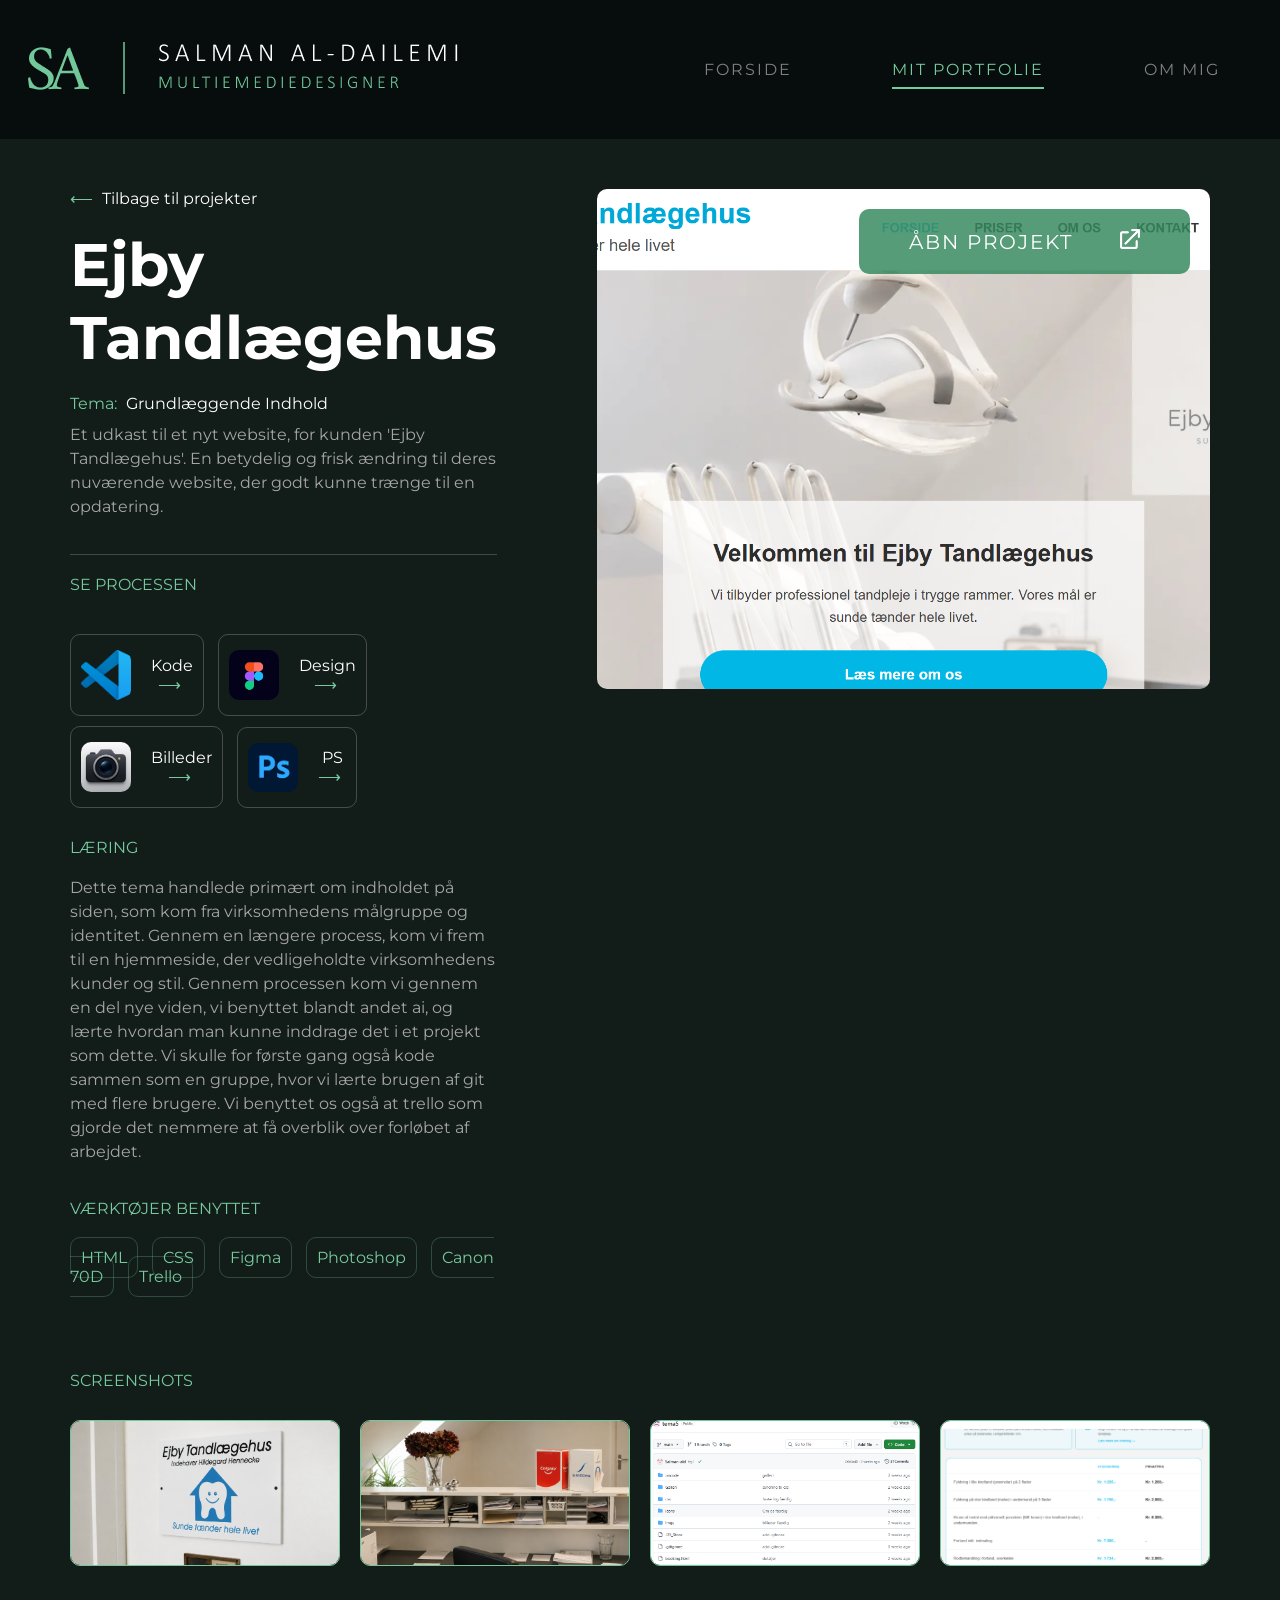
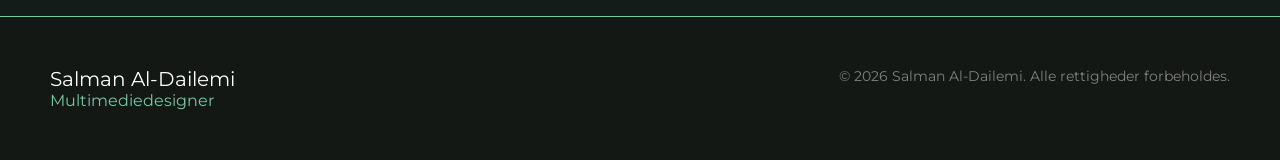
<file: temaer/tema5.html>
<!doctype html>
<html lang="en">
  <head>
    <meta charset="UTF-8" />
    <meta name="viewport" content="width=device-width, initial-scale=1.0" />
    <title>Portfolie forside</title>
    <link rel="stylesheet" href="../css/style.css" />
    <link rel="stylesheet" href="../css/projects.css" />
    <link rel="stylesheet" href="../css/tema.css"/>
    <link rel="icon" type="image/webp" href="../imgs/salogo.webp" />

    <meta name="robots" content="noindex" />
  </head>

  <body>
    <header>
      <div class="logo">
        <a href="../index.html">
          <img src="../imgs/logo.webp" alt="Logo" />
        </a>
      </div>
      <div class="burger">
        <span></span>
        <span></span>
        <span></span>
      </div>
      <nav>
        <a href="../index.html">FORSIDE</a>
        <a href="../projects.html" class="header-active">MIT PORTFOLIE</a>
        <a href="../about-me.html">OM MIG</a>
      </nav>
    </header>

    <main>
      <div class="grid2-1">
        <div><a href="../projects.html" class="back">
          <p><p class="green">⟵</p> Tilbage til projekter</p>
        </a>

        <h1 class="title1">Ejby Tandlægehus</h1>

        <div>
          <p>
            <p class="green">Tema: </p> Grundlæggende Indhold
          </p>
        </div>
        <div class="graytxt">
          <p>Et udkast til et nyt website, for kunden 'Ejby Tandlægehus'. En betydelig og frisk ændring til deres nuværende website, der godt kunne trænge til en opdatering. 
          </p>
        </div>
      <div class="border-top">  </div>
   
<p class="gtext2">SE PROCESSEN</p>
        <div class="inline">
            <div class="icon-box">
              <a class="grid1-1" href="https://github.com/sabrina2100/tema5" target="_blank">
                <img src="../imgs/icons/VS.png" alt="vs code">
                <div>
                  <p>Kode</p>
                <p class="green">⟶</p>
              </div>
            </a>
          </div>

          <div class="icon-box">
              <a class="grid1-1" href="https://www.figma.com/design/AbAKCyCGAndLuxXqLfbAVj/tandl%C3%A6ge-2?node-id=0-1&t=uHlql9ZO5QcADZXL-1" target="_blank">
                <img src="../imgs/icons/figma.png" alt="figma logo">
                <div>
                  <p>Design</p>
                <p class="green">⟶</p>
              </div>
            </a>
          </div>

          <div class="icon-box">
              <a class="grid1-1" href="../imgs/tema/tema5/galleri.png">
                <img src="../imgs/icons/camera.webp" alt="camera icon">
                <div>
                  <p>Billeder</p>
                <p class="green">⟶</p>
              </div>
            </a>
          </div>

          <div class="icon-box">
              <a class="grid1-1" href="../imgs/tema/tema5/photoshop-galleri.png" target="_blank">
                <img src="../imgs/icons/PS.png" alt="camera icon">
                <div>
                  <p>PS</p>
                <p class="green">⟶</p>
              </div>
            </a>
          </div>
        </div>
<section>
<div class="green"><p>LÆRING</p></div>
        <p class="graytxt3">Dette tema handlede primært om indholdet på siden, som kom fra virksomhedens målgruppe og identitet. Gennem en længere process, kom vi frem til en hjemmeside, der vedligeholdte virksomhedens kunder og stil. 
        Gennem processen kom vi gennem en del nye viden, vi benyttet blandt andet ai, og lærte hvordan man kunne inddrage det i et projekt som dette. Vi skulle for første gang også kode sammen som en gruppe, hvor vi lærte brugen af git med flere brugere. Vi benyttet os også at trello som gjorde det nemmere at få overblik over forløbet af arbejdet.
        </p>
</section>

<section>
  <p class="gtext2">VÆRKTØJER BENYTTET</p>
  <div>
    <p class="tech">HTML</p>
    <p class="tech">CSS</p>
    <p class="tech">Figma</p>
    <p class="tech">Photoshop</p>
    <p class="tech">Canon 70D</p>
    <p class="tech">Trello</p>

  </div>
  
</section>



      </div>



      <div class="image-container">
          <img class="projectimg" src="../imgs/tema/tema5/tandlaege.PNG" alt="ejby tandlæge forside">
          <a class="projectbtn" href="https://sabrina2100.github.io/tema5/index.html" target="_blank">
        ÅBN PROJEKT 
              <img src="../imgs/external-link.png" alt="external logo">
          
          </a>
      </div>





    </div>

    <section class="margintop">
      <p class="gtext2">SCREENSHOTS</p>

      <div class="grid4-1">
        <a href="../imgs/tema/tema5/billeder.png"><img src="../imgs/tema/tema5/billeder.png" alt="banner image"></a>
        <a href="../imgs/tema/tema4/illustrator.PNG"><img src="../imgs/tema/tema5/kontor.png" alt="illustrator arbejde"></a>
        <a href="../imgs/tema/tema4/illustrator.PNG"><img src="../imgs/tema/tema5/Capture.PNG" alt="illustrator arbejde"></a>
        <a href="../imgs/tema/tema4/illustrator.PNG"><img src="../imgs/tema/tema5/priser.PNG" alt="illustrator arbejde"></a>
      </div>

    </section>


    </main>
    <footer class="footer">
      <div>
        <p class="ft1">Salman Al-Dailemi</p>
        <p class="ft2">Multimediedesigner</p>
      </div>
      <p class="right">&copy; 2026 Salman Al-Dailemi. Alle rettigheder forbeholdes.</p>
    </footer>
    <script>
      const burger = document.querySelector(".burger");
      const menu = document.querySelector("nav");

      burger.addEventListener("click", () => {
        menu.classList.toggle("active");
      });
    </script>
  </body>
</html>
</file>
<file: css/style.css>
@font-face {
  font-family: "montserrat";
  src: url("../fonts/montserrat.ttf") format("truetype");
}

@media (max-width: 768px) {
  header {
    position: relative;
    padding: 20px;
  }

  .burger {
    display: flex;
    flex-direction: column;
    gap: 6px;
    position: relative;
    z-index: 20;
    cursor: pointer;
  }

  nav {
    display: none;
    flex-direction: column;
    gap: 20px;
    position: absolute;
    top: 100%;
    left: 0;
    width: 100%;
    background-color: #060d0c;
    padding: 20px;
    z-index: 10;
  }

  header nav.active {
    display: flex !important;
  }
}

@media (min-width: 769px) {
  .burger {
    display: none;
  }

  nav {
    display: flex;
    gap: 100px;
    padding: 40px;
    font-size: 16px;
    letter-spacing: 2px;
  }
}

.burger span {
  width: 30px;
  height: 3px;
  background-color: white;
}

* {
  margin: 0;
  padding: 0;
  box-sizing: border-box;
}

body {
  font-family: "montserrat", sans-serif;
  margin: 0;
  padding: 0;
}

header {
  width: 100%;
  background-color: #060d0c;
  padding: 20px;
  display: flex;
  justify-content: space-between;
  align-items: center;
}

nav a:hover {
  color: white;
  text-decoration: none;
}

header a {
  color: gray;
  text-decoration: none;
  transition: color 0.1s ease;
}

.header-active {
  color: #77c99f;
  text-decoration: underline;
  text-underline-offset: 12px;
  text-decoration-color: #77c99f;
  text-decoration-thickness: 2px;
}

footer {
  width: 100%;
  background-color: #131815;
  color: gray;
  text-align: center;
  padding: 50px;
  font-size: 14px;
  border-top: 1px solid #77c99f;
}

.footer {
  display: grid;
  grid-template-columns: repeat(2, 1fr);
  gap: 30px;
  text-align: left;
}

.ft1 {
  color: white;
  font-size: 20px;
}

.ft2 {
  color: #77c99f;
  font-size: 16px;
}

.right {
  text-align: right;
}
</file>
<file: css/index.css>
@media (max-width: 768px) {
  .texthero2 {
    font-size: 90px;
    font-weight: 400;
    color: white;
  }
  .texthero1 {
    color: #77c99f;
    font-size: 20px;
  }
  .grid2-1 {
    display: flex;
    flex-direction: column;
  }

  .grid2-1 > div:nth-child(2) {
    order: -1;
    margin-bottom: 20px;
  }

  .hero-banner {
    background-color: #121c18;
  }
  .margintop {
    display: flex;
    gap: 10px;
    flex-direction: column;
  }
  .btn1,
  .btn2 {
    width: 100%;
  }
}

@media (min-width: 768px) {
  .grid2-1 {
    align-items: center;
    display: grid;
    grid-template-columns: 1fr 1fr;
  }
  .padding-left {
    padding-left: 140px;
  }
  .texthero2 {
    font-size: 130px;
    font-weight: 400;
    color: white;
  }
  .texthero1 {
    font-size: 30px;
    color: white;
  }
  .hero-banner {
    background-image: url("../imgs/pc-forside2.png");
    height: 100vh;
  }
}

.hero-banner {
  width: 100%;
  padding: 30px;
  text-align: left;
  margin: 0px;
  background-size: cover;
}

.hero-banner img {
  width: 100%;
  height: auto;
  margin: 0 auto;
  padding: 0px;
}

.texthero1 {
  margin-bottom: 20px;
  letter-spacing: 5px;
}

.texthero3 {
  font-size: 20px;
  color: white;
  margin-top: 20px;
  line-height: 2;
  max-width: 70%;
  font-weight: 300;
}

.btn1 {
  padding: 20px 30px;
  background-color: #77c99f;
  color: #18201b;
  text-decoration: none;
  font-size: 16px;
  font-weight: 650;
  border-radius: 4px;
  margin-right: 24px;
  transition: 0.3s ease;
  letter-spacing: 1px;
}

.btn1:hover {
  background-color: #5aa67a;
  box-shadow: 0 0 20px #5aa67a;
  font-size: 18px;
}

.btn2 {
  padding: 20px 30px;
  background-color: transparent;
  color: white;
  text-decoration: none;
  font-size: 16px;
  font-weight: 400;
  border-radius: 4px;
  border: 2px solid #5aa67a;
  transition: 0.3s ease;
  letter-spacing: 1px;
}

.btn2:hover {
  background-color: white;
  color: #18201b;
  box-shadow: 0 0 20px #5aa67a;
  font-size: 18px;
}

.margintop {
  margin-top: 40px;
}
</file>
<file: css/aboutme.css>
@media (min-width: 768px) {
  .grid2-1 {
    display: grid;
    grid-template-columns: 1.2fr 0.8fr;
    gap: 80px;
    align-items: start;
  }
}

@media (max-width: 768px) {
  .mobilecenter {
    text-align: center;
  }
}

main {
  color: white;
  padding: 50px;
  margin: 0 20px;
}

body {
  background-color: #121c18;
}

.gtext {
  color: #77c99f;
  padding-top: 30px;
  padding-bottom: 20px;
  letter-spacing: 3px;
  font-size: 20px;
}

.about-page {
  padding: 50px;
  color: white;
}

.left-column h1 {
  font-size: 5rem;
  font-weight: 400;
  margin-bottom: 30px;
}

.intro {
  color: #cfcfcf;
  line-height: 1.6;
  max-width: 650px;
  font-size: 1.2rem;
}

.section {
  margin-top: 70px;
  padding-top: 30px;
  border-top: 1px solid rgba(119, 201, 159, 0.2);
  margin-bottom: 100px;
}

.section h2 {
  font-size: 3rem;
  font-weight: 400;
  margin-bottom: 30px;
}

.skills-list {
  display: grid;
  grid-template-columns: 1fr 1fr;
  gap: 20px;
  color: #d0d0d0;
}

.timeline-item {
  margin-bottom: 30px;
}

.timeline-item h3 {
  margin-bottom: 5px;
}

.timeline-item p {
  color: #b5b5b5;
}

.icon {
  margin-top: 20px;
  border: 1px solid rgba(119, 201, 159, 0.2);
  background: rgba(0, 0, 0, 0.35);
}

.icons {
  display: flex;
  gap: 20px;
  flex-wrap: wrap;
  text-align: center;
}

.icons img {
  width: 60px;
  height: 60px;
  object-fit: contain;
  border-radius: 10px;
}

.profile-card {
  border: 1px solid rgba(119, 201, 159, 0.2);
  border-radius: 15px;
  overflow: hidden;
  background: rgba(0, 0, 0, 0.3);
}

.profile-card img {
  width: 100%;
  height: 700px;
  object-fit: cover;
}

.profile-info {
  padding: 40px;
}

.profile-info h2 {
  letter-spacing: 3px;
  margin-bottom: 10px;
}

.green {
  color: #77c99f;
  letter-spacing: 4px;
  margin-bottom: 40px;
}

.info-list {
  display: flex;
  flex-direction: column;
  gap: 20px;
  color: white;
  font-size: 20px;
  justify-content: center;
}

.info-list img,
.info-list p {
  width: 40px;
  height: 40px;
  margin-right: 10px;
  display: inline;
  vertical-align: middle;
}
</file>
<file: css/projects.css>
main {
  color: white;
  padding: 50px;
  margin: 0 20px;
}

body {
  background-color: #121c18;
}

@media (min-width: 768px) {
  .grid3-1 {
    display: grid;
    grid-template-columns: 2fr 1fr 1fr;
    gap: 35px;
    margin-top: 50px;
    padding: 0px;
    color: white;
    margin-bottom: 20px;
  }

  .gtext {
    font-size: 20px;
  }

  .graytxt {
    font-size: 16px;
  }

  h1 {
    font-size: 100px;
  }

  .gtext {
    padding-bottom: 10px;
  }

  .span2 {
    grid-row: span 2;
  }

  .span2 img {
    height: 520px;
  }
  .span2 .project {
    height: 100%;
  }

  .span2 .project img {
    height: 500px;
  }

  .span2 .boxinfo,
  .span2 .graytxt2,
  .span2 .gtext2 {
    font-size: 20px;
    padding-bottom: 15px;
    padding-top: 15px;
  }
}

@media (max-width: 768px) {
  .grid3-1 {
    margin-top: 10px;
  }

  .project {
    margin-top: 20px;
  }
  main {
    padding: 10px;
  }
  h1 {
    font-size: 60px;
  }
  .graytxt {
    font-size: 16px;
  }
  .gtext3 {
    margin-bottom: 35px;
  }
}

.grid3-1 {
  margin-bottom: 100px;
}

.grid3-1 img {
  width: 100%;
  height: 220px;
  object-fit: cover;
  display: block;
  border-top-left-radius: 15px;
  border-top-right-radius: 15px;
  object-position: top;
}

.project {
  background-color: #1a201b;
  outline: 2px solid #323f36;
  padding: 0px;
  border-radius: 15px;
  color: white;
  transition: 0.3s ease;
}

.project:hover {
  outline-color: #77c99f;
  transform: scale(1.05);
  -webkit-box-shadow: 0px 0px 36px 12px #77c99f;
  -moz-box-shadow: 0px 0px 36px 12px #77c99f;
  box-shadow: 0px 0px 36px 12px #77c99f;
}

.boxinfo {
  padding: 12px 35px;
}

.title {
  margin: 0px;
  margin-left: 0px;
}

.gtext {
  color: #77c99f;
  padding-top: 10px;
  letter-spacing: 3px;
}

.gtext3 {
  color: #77c99f;
  padding-top: 10px;
  letter-spacing: 3px;
}

h1 {
  letter-spacing: 5px;
  color: white;
  margin: 0px;
  padding: 0px;
}

.graytxt {
  color: rgb(166, 166, 166);
  padding: 10px 0px;
  line-height: 1.5;
  max-width: 50ch;
}

.graytxt2 {
  color: rgb(166, 166, 166);
  line-height: 1.5;
  padding: 5px 0px;
}

.gtext2 {
  color: #77c99f;
  padding-top: 5px;
  padding-bottom: 10px;
  font-size: 16px;
  margin-bottom: 20px;
}

h2 {
  padding-top: 0px;
  padding-bottom: 5px;
}

.dot {
  color: #a0a0a0; /* Grå tekstfarve */
  font-family: sans-serif;
}

/* Tilføjer prikken foran hvert element i listen, undtagen det første */
.dot span:not(:first-of-type)::before {
  content: "•";
  color: #42b983; /* Grøn farve til prikken */
  margin: 0 10px; /* Mellemrum omkring prikken */
  font-size: 1.2em; /* Gør prikken lidt større */
  vertical-align: middle;
}
</file>
<file: css/tema.css>
@media (min-width: 768px) {
  .grid2-1 {
    grid-template-columns: 1fr 1.5fr;
  }

  .grid4-1 img {
    aspect-ratio: 19 / 10;
  }
}

@media (max-width: 768px) {
  .grid4-1 img {
    aspect-ratio: 9 / 16;
  }
}

.grid1-1 {
  display: flex;
  text-decoration: none;
  align-items: center;
  text-align: center;
}

section {
  margin-top: 30px;
}

.grid1-1 p {
  color: white;
  margin-left: 20px;
}

.inline {
  display: inline;
}

.inline img {
  width: 50px;
  border-radius: 10px;
}

.graytxt3 {
  color: rgb(166, 166, 166);
  padding-top: 0px;
  margin-top: 0px;
  line-height: 1.5;
  max-width: 50ch;
}

.grid4-1 {
  display: grid;
  grid-template-columns: 1fr 1fr 1fr 1fr;
  gap: 20px;
  margin: 0px 0px;
}

.grid4-1 img {
  width: 100%;
  object-fit: cover;
  height: 100%;
  border: 1px solid #72c89b;
  border-radius: 10px;
  object-position: top;
}

.margintop {
  margin-top: 80px;
}

.icon-box {
  border: 1px solid rgba(128, 128, 128, 0.483);
  display: inline-block;
  padding: 15px 10px;
  border-radius: 10px;
  margin-right: 10px;
  margin-top: 10px;
  transition: 0.1s ease;
}

.icon-box:hover {
  border: 1px solid #72c89b;
}

.border-top {
  border-top: 1px solid rgba(131, 131, 131, 0.44);
  margin-top: 25px;
  margin-bottom: 15px;
}

.back {
  color: white;
  text-decoration: none;
}

.title1 {
  font-size: 60px;
  margin-top: 20px;
  margin-bottom: 20px;
  letter-spacing: normal;
}

.green {
  color: #77c99f !important;
  display: inline;
  margin-right: 5px;
}

.grid2-1 {
  display: grid;
  gap: 100px;
}

.projectimg {
  display: block;
  width: 100%;
  height: 500px;
  border-radius: 10px;
  object-fit: cover;
  object-position: top;
}

.image-container {
  position: relative;
}

.tech {
  color: #77c99f;
  display: inline;
  margin-right: 10px;
  border: 1px solid #77c99f46;
  margin-top: 10px;
  padding: 10px;
  border-radius: 10px;
}

.projectbtn {
  font-size: 20px;
  position: absolute;
  top: 20px;
  right: 20px;
  background: #35895ed4;
  color: white;
  border: none;
  padding: 20px 50px;
  letter-spacing: 2px;
  border-radius: 10px;
  transition: 0.3s ease;
  text-decoration: none;
}

.projectbtn:hover {
  cursor: pointer;
  background-color: #2a6d4ad4;
  font-size: 22px;
}

.projectbtn img {
  height: 20px;
  margin-left: 40px;
}
</file>
